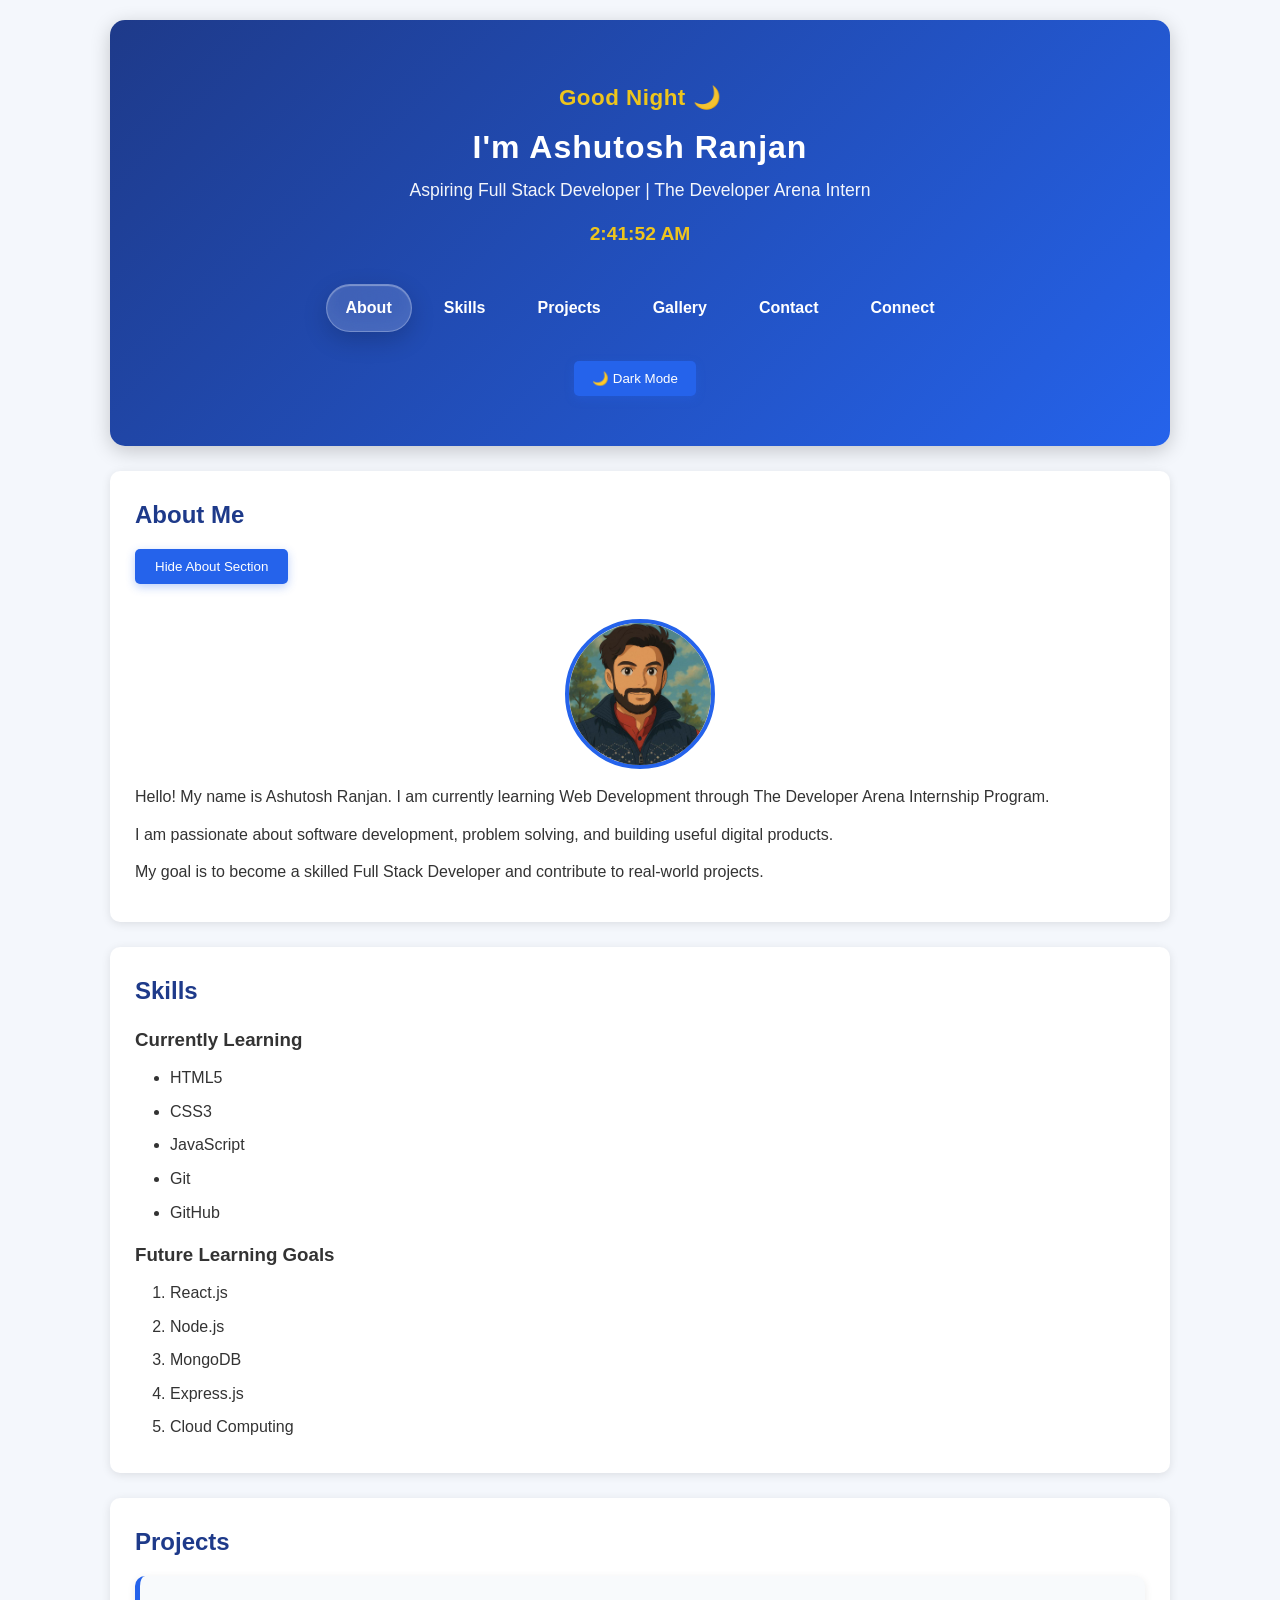
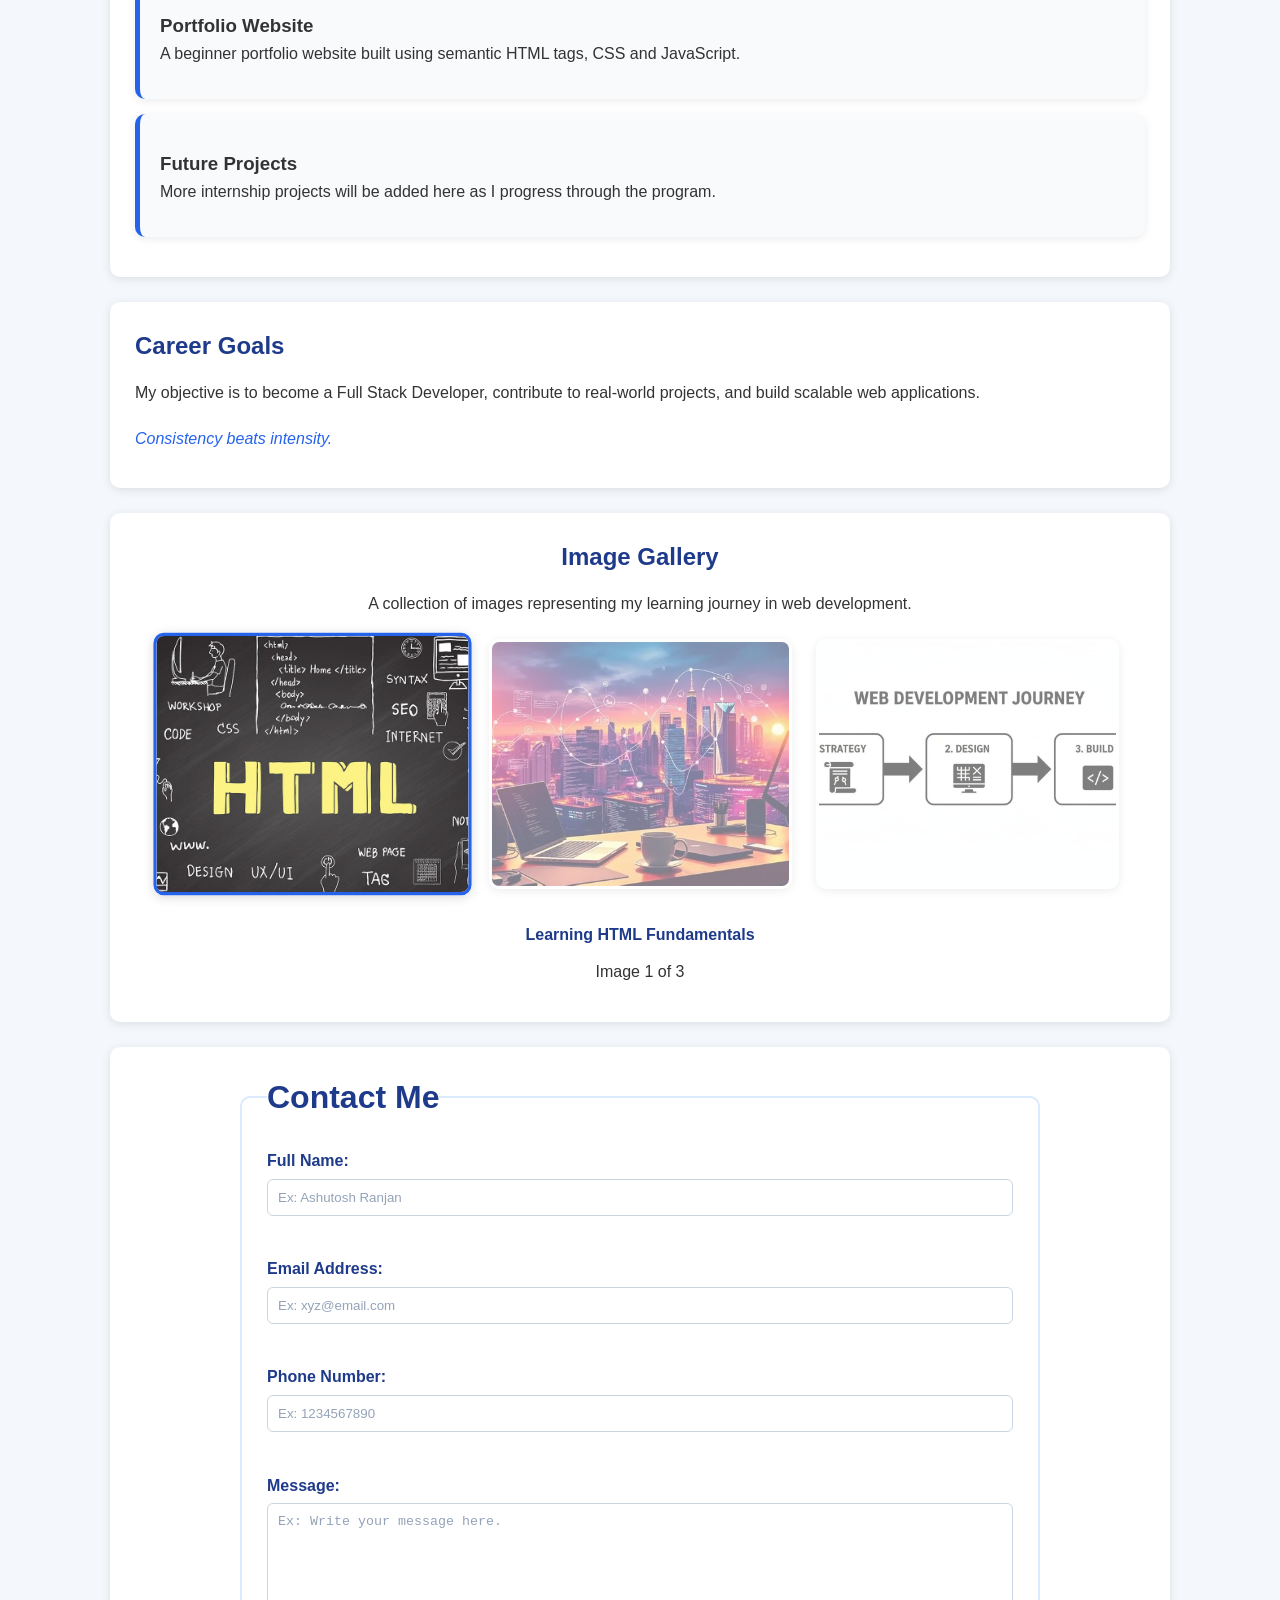
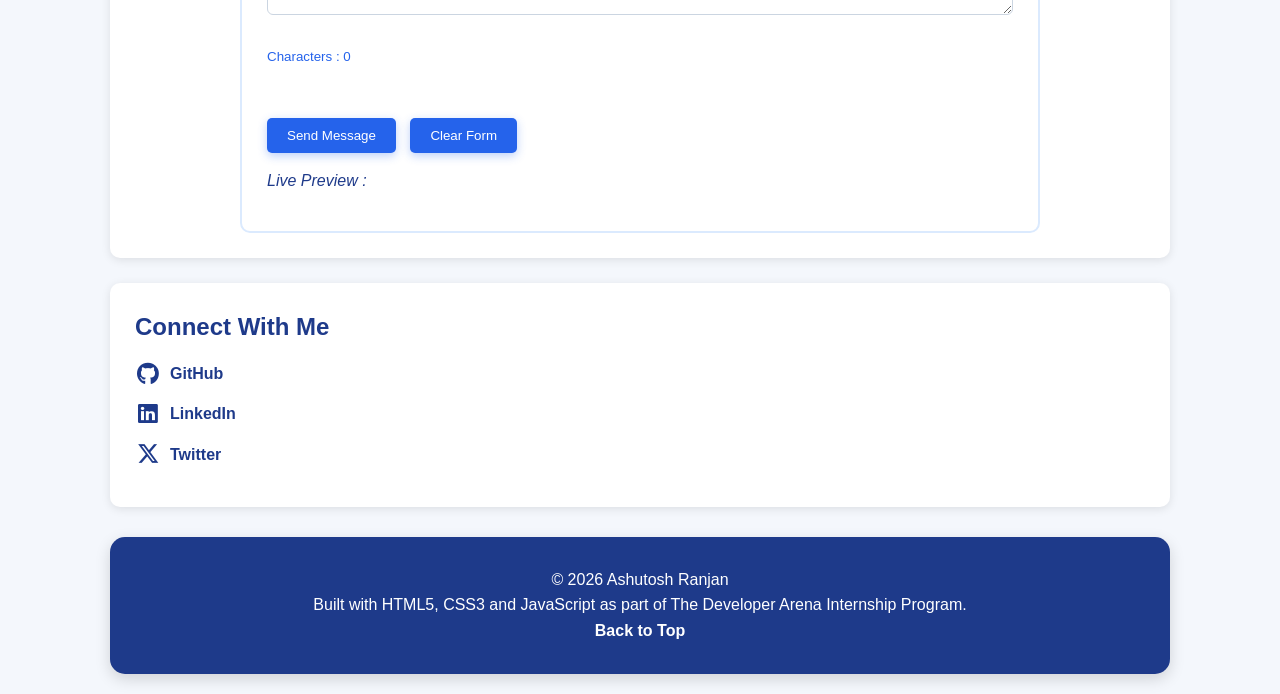
<file: Week-01-HTML/index.html>
<!DOCTYPE html>
<html lang="en">

<head>
    <meta charset="UTF-8">
    <meta name="viewport" content="width=device-width, initial-scale=1.0">
    <meta name="description" content="Ashutosh Ranjan Portfolio - Web Developer Intern project built using HTML and CSS">
    <meta name="keywords" content="HTML, CSS, JavaScript, Portfolio, Web Development, Developer">
    <meta name="author" content="Ashutosh Ranjan">

    <title>Ashutosh Ranjan | Portfolio</title>

    <meta
    name="description"
    content="Personal Portfolio Website of Ashutosh Ranjan built using HTML, CSS and JavaScript.">

    <link rel="icon" type="image/png" href="images/profile.jpg">

    <link rel="stylesheet"
    href="https://cdnjs.cloudflare.com/ajax/libs/font-awesome/6.5.1/css/all.min.css">

    <link rel="stylesheet" href="../Week-02-CSS/style.css">

</head>

<body id="top">

    <a href="#main" class="visually-hidden">Skip to content</a>

    <!-- Header Section -->
    <header class="hero">

        <p id="greeting"></p>

        <h1 id="heroTitle">I'm Ashutosh Ranjan</h1>

        <p>
            Aspiring Full Stack Developer | The Developer Arena Intern
        </p>

        <p id="live-clock"></p>

        <nav class="navbar" id="navbar">
            <span class="nav-liquid"></span>
                <a href="#about">About</a>
                <a href="#skills">Skills</a>
                <a href="#projects">Projects</a>
                <a href="#gallery">Gallery</a>
                <a href="#contact">Contact</a>
                <a href="#connect">Connect</a>
        </nav>

        

    </header>

    <!-- Main Content -->
    <main id="main">

        <h2 class="visually-hidden">
            Portfolio Main Content
        </h2>

        <!-- About Section -->
        <section id="about" class="card">

            <h2>About Me</h2>

            <img
                src="images/profile.jpg"
                alt="Profile picture of Ashutosh Ranjan"> 

            <p>
                Hello! My name is Ashutosh Ranjan.
                I am currently learning Web Development through
                The Developer Arena Internship Program.
            </p>

            <p>
                I am passionate about software development,
                problem solving, and building useful digital products.
            </p>

            <p>
                My goal is to become a skilled Full Stack Developer
                and contribute to real-world projects.
            </p>

        </section>

        

        <!-- Skills Section -->
        <section id="skills" class="card">

            <h2>Skills</h2>

            <h3>Currently Learning</h3>

            <ul>
                <li>HTML5</li>
                <li>CSS3</li>
                <li>JavaScript</li>
                <li>Git</li>
                <li>GitHub</li>
            </ul>

            <h3>Future Learning Goals</h3>

            <ol>
                <li>React.js</li>
                <li>Node.js</li>
                <li>MongoDB</li>
                <li>Express.js</li>
                <li>Cloud Computing</li>
            </ol>

        </section>

        

        <!-- Projects Section -->
        <section id="projects" class="card">

            <h2>Projects</h2>

            <article class="project-item">

                <h3>Portfolio Website</h3>

                <p>
                    A beginner portfolio website built using
                    semantic HTML tags, CSS and JavaScript.
                </p>

            </article>

            <article class="project-item">

                <h3>Future Projects</h3>

                <p>
                    More internship projects will be added here
                    as I progress through the program.
                </p>

            </article>

        </section>

        <!-- Career Goals -->
        <section id="goals" class="card">

            <h2>
                Career Goals
            </h2>

                <p>
                    My objective is to become a Full Stack Developer,
                    contribute to real-world projects,
                    and build scalable web applications.
                </p>

                <p id="developer-quote"></p>

        </section>

        

        <!-- Gallery Section -->
        <section id="gallery" class="card">

            <h2>Image Gallery</h2>

            <p>
                A collection of images representing my learning journey
                in web development.
            </p>

            <img
                class="gallery-image"
                src="images/gallery1.jpg"
                alt="Learning HTML">

            

            <img
                class="gallery-image"
                src="images/gallery2.jpg"
                alt="Coding workspace">

            

            <img
                class="gallery-image"
                src="images/gallery3.jpg"
                alt="Web development journey">

        </section>

        

        <!-- Contact Section -->
        <section id="contact" class="card">

            <form id="contactForm" action="#">
              <fieldset>
                <legend>Contact Me</legend>

                <label for="name">
                    Full Name:
                </label>

                <br>

                <input
                    type="text"
                    id="name"
                    name="name"
                    required 
                    placeholder="Ex: Ashutosh Ranjan">

                <br><br>

                <label for="email">
                    Email Address:
                </label>

                <br>

                <input
                    type="email"
                    id="email"
                    name="email"
                    required
                    placeholder="Ex: xyz@email.com">

                <br><br>

                <label for="phone">
                    Phone Number:
                </label>

                <br>

                <input
                    type="tel"
                    id="phone"
                    name="phone"
                    pattern="[0-9]{10}"
                    maxlength="10"
                    placeholder="Ex: 1234567890">

                <br><br>

                <label for="message">
                    Message:
                </label>

                <br>

                <textarea
                    placeholder="Ex: Write your message here."
                    id="message"
                    name="message"
                    rows="6"
                    cols="40"
                    required></textarea>

                <br><br>

                <button type="submit" id="submitBtn">
                    Send Message
                </button>

                <button type="reset">
                    Clear Form
                </button>

              </fieldset>
            </form>

        </section>

        

        <!-- External Links -->
        <section id="connect" class="card">

            <h2>Connect With Me</h2>

                <ul class="social-links">

                    <li>
                        <a href="https://github.com/AsuRanjan"
                        target="_blank"
                        rel="noopener noreferrer">

                            <i class="fab fa-github"></i>
                                GitHub
                            

                        </a>
                    </li>

                    <li>
                        <a href="https://www.linkedin.com/in/ashutosh-ranjan-83989b259"
                        target="_blank"
                        rel="noopener noreferrer">

                            <i class="fab fa-linkedin"></i>
                                LinkedIn

                        </a>
                    </li>

                    <li>
                        <a href="https://x.com/asu840"
                        target="_blank"
                        rel="noopener noreferrer">

                            <i class="fab fa-x-twitter"></i>
                                 Twitter

                        </a>
                    </li>

                </ul>

        </section>

    </main>

    

    <!-- Footer -->
    <footer class="footer" id="footer">

        <p>
            © 2026 Ashutosh Ranjan
        </p>

        <p>
            Built with HTML5 and CSS3 as part of The Developer Arena Internship Program.
        </p>

        <a href="#top">
            Back to Top
        </a>

    </footer>

    <script src="../Week-03-JavaScript/script.js"></script>

</body>

</html>
</file>
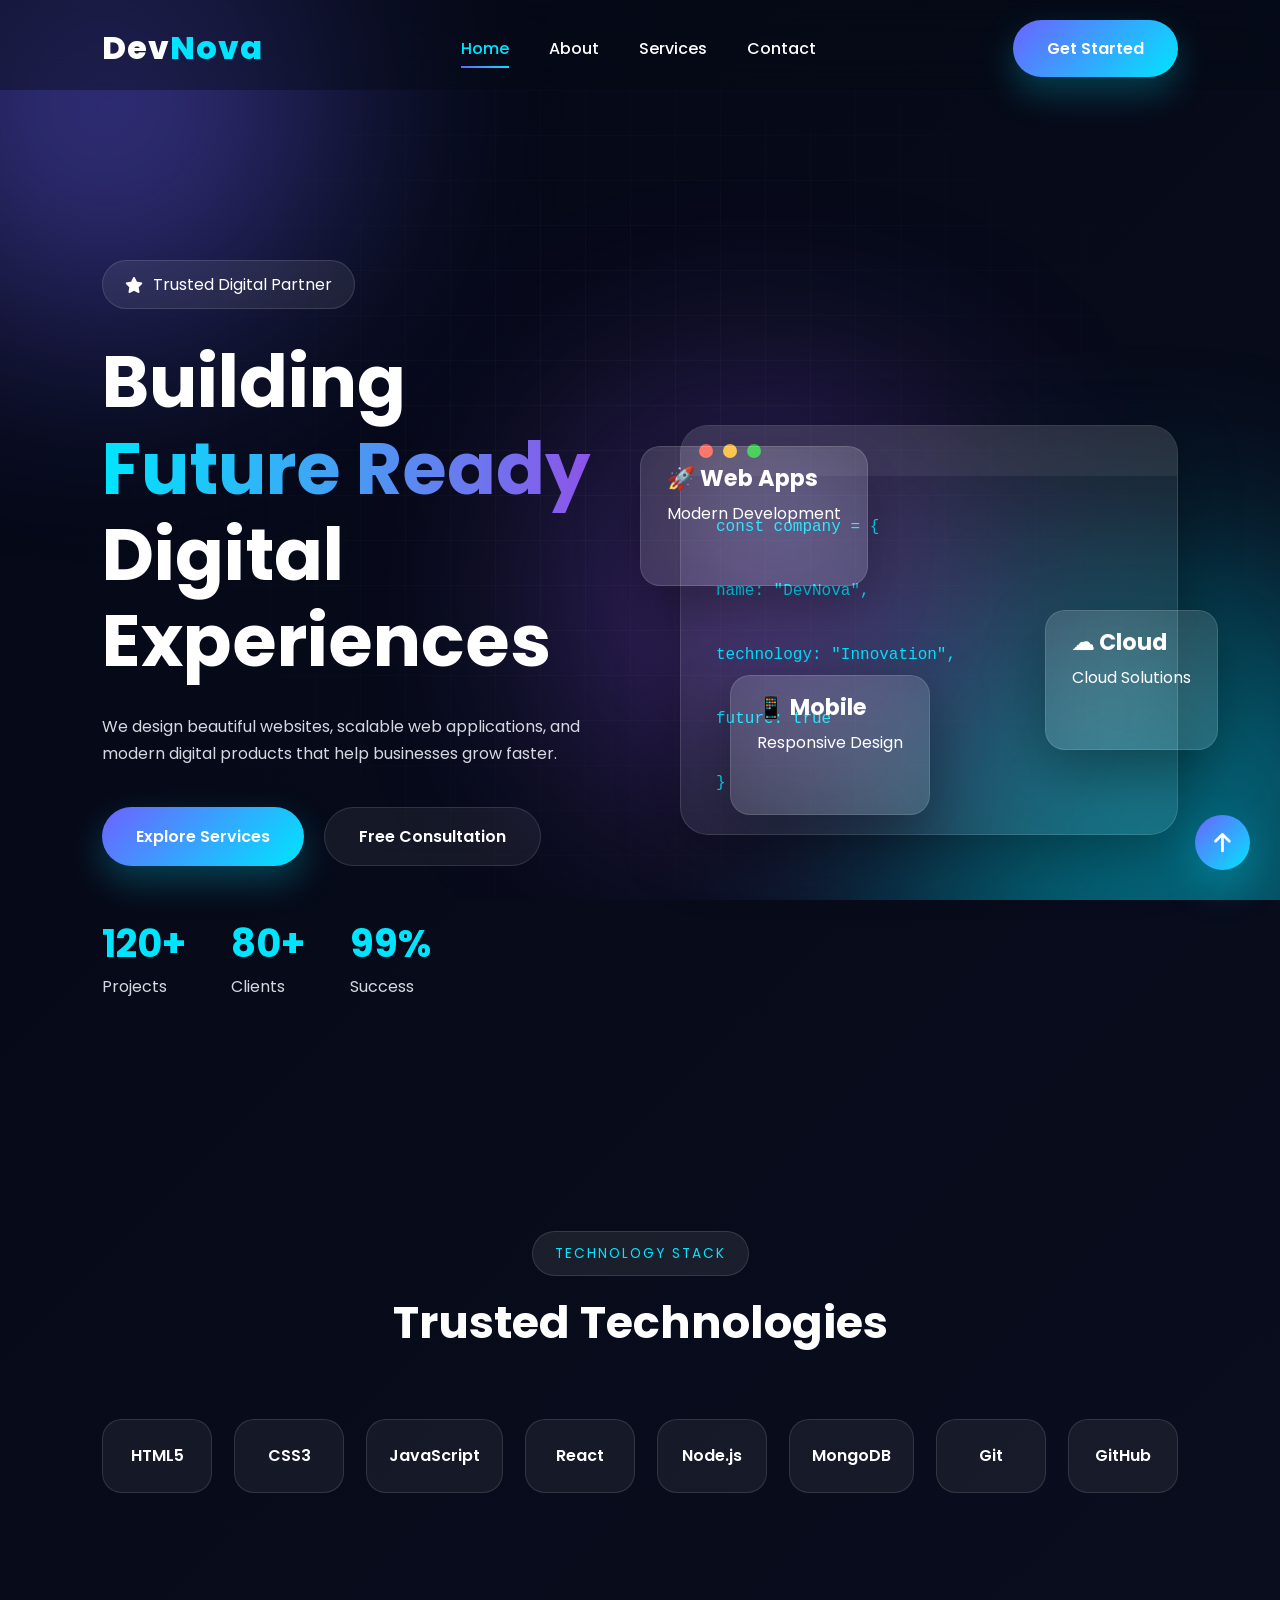
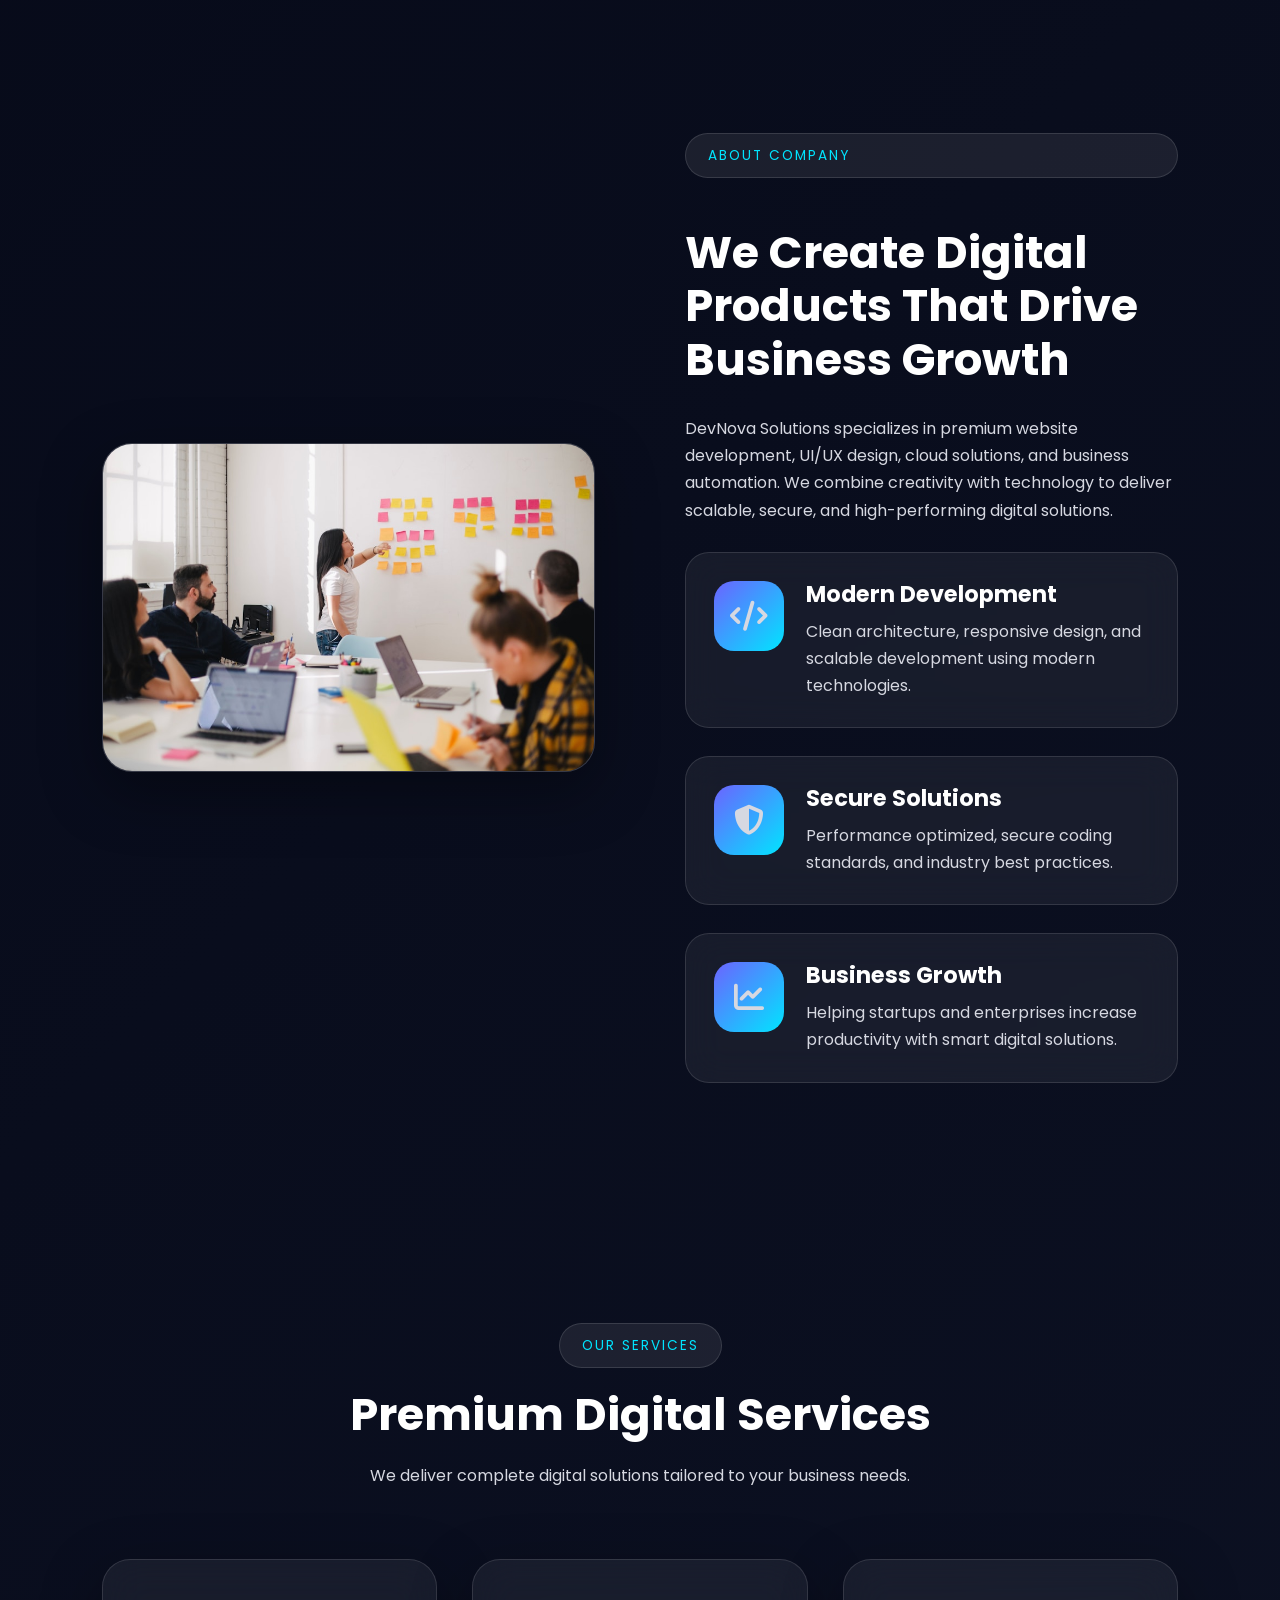
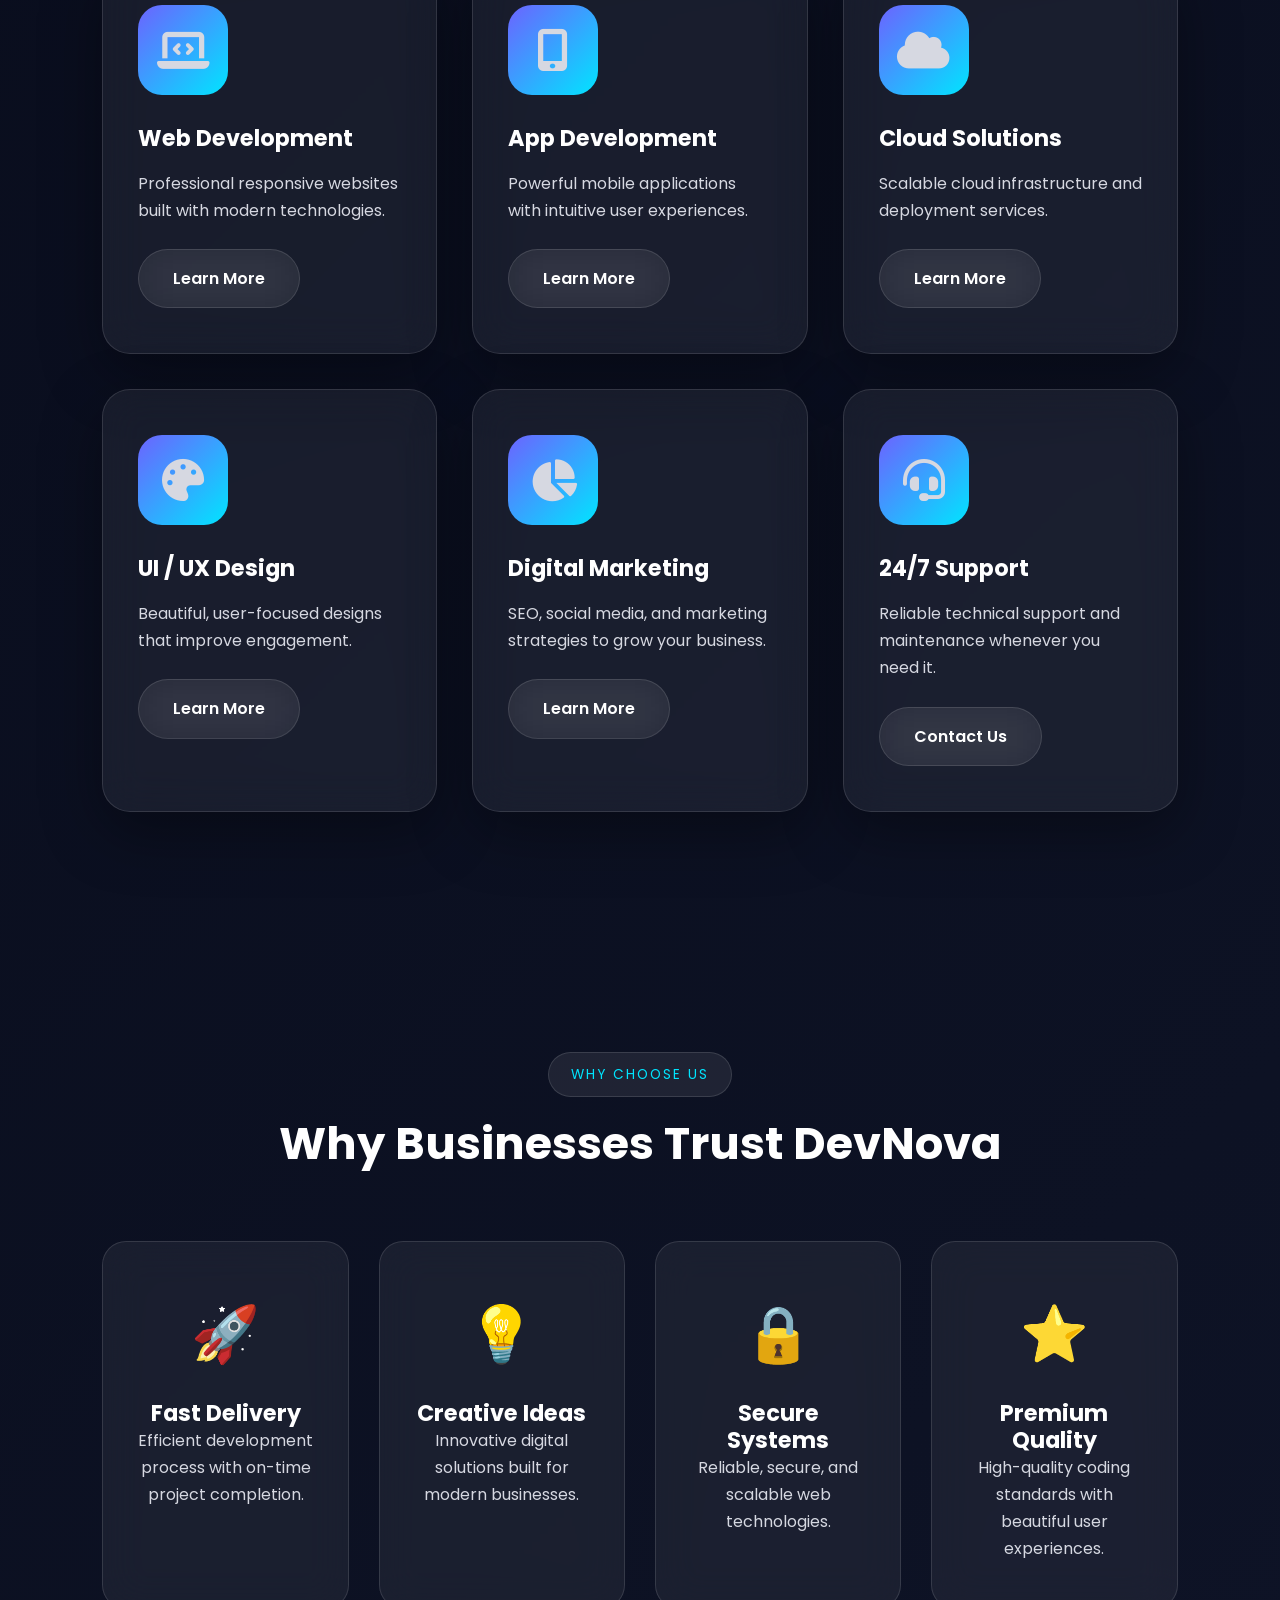
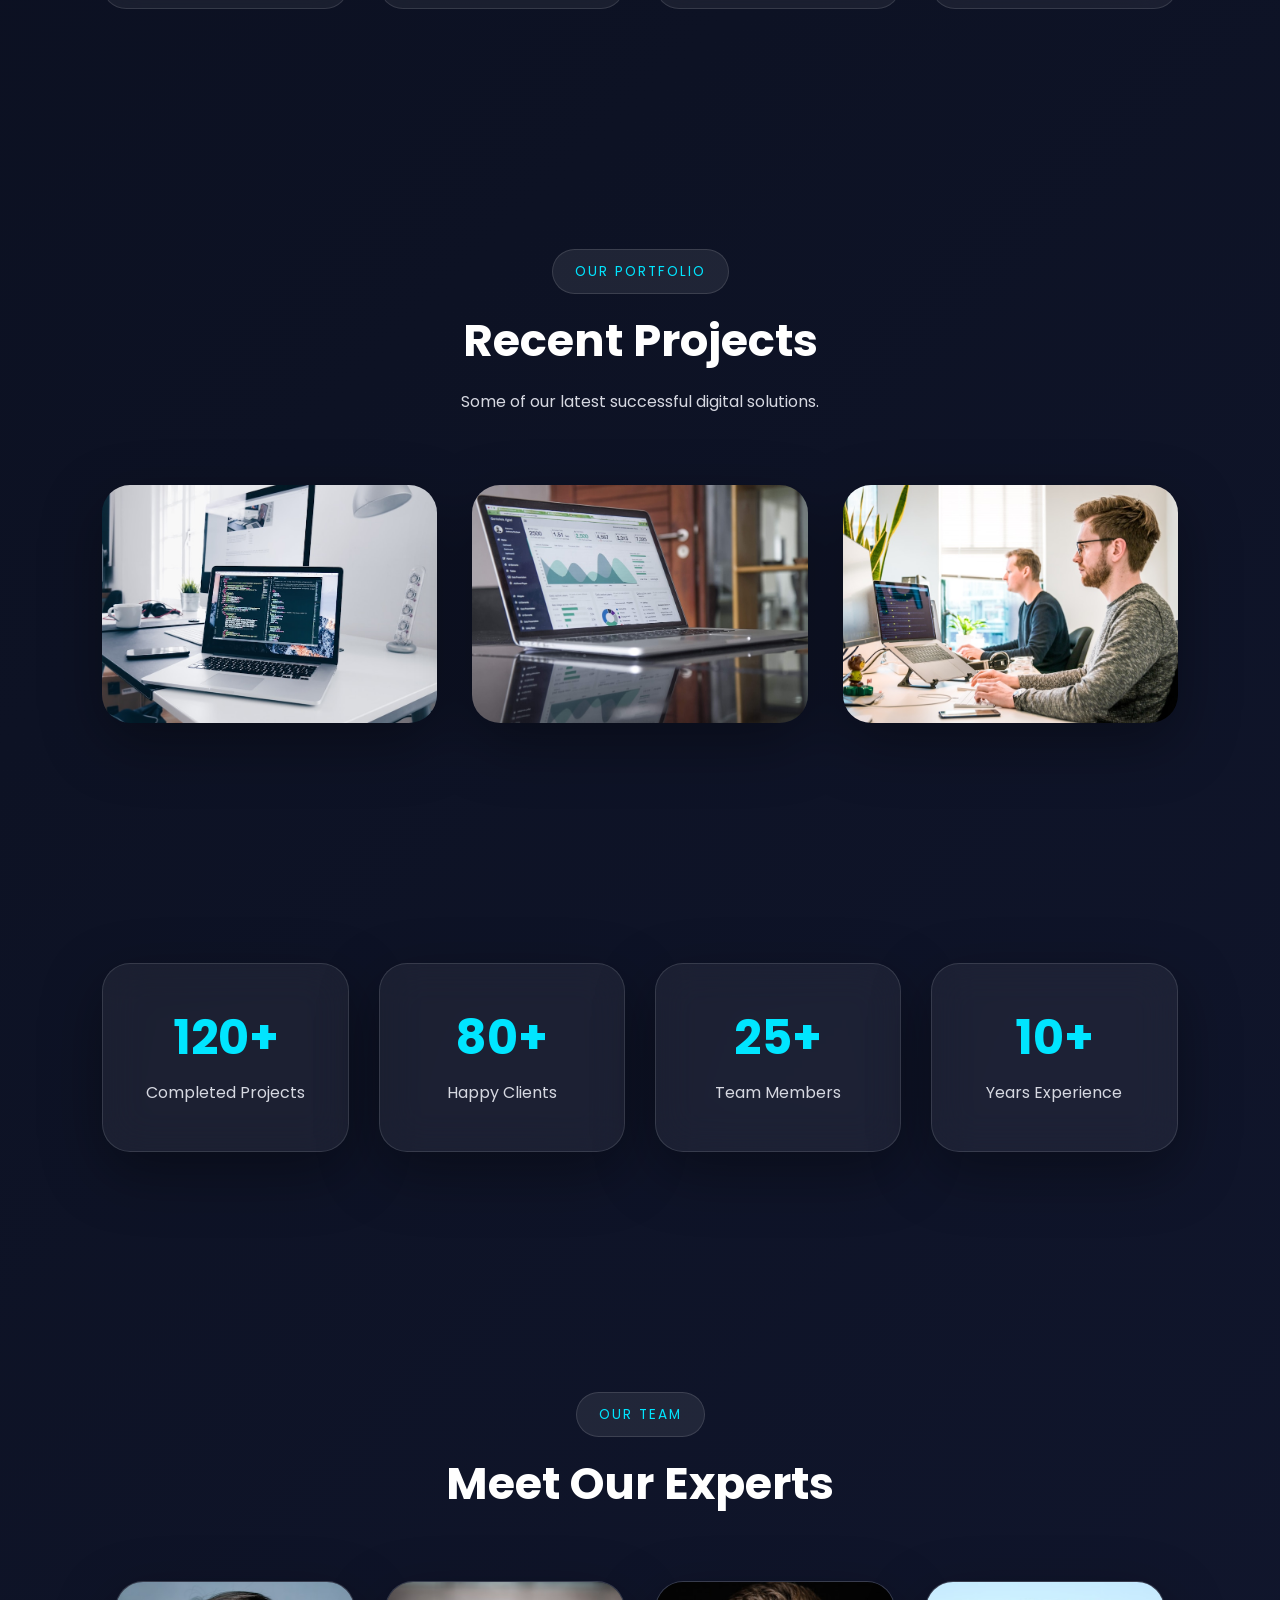
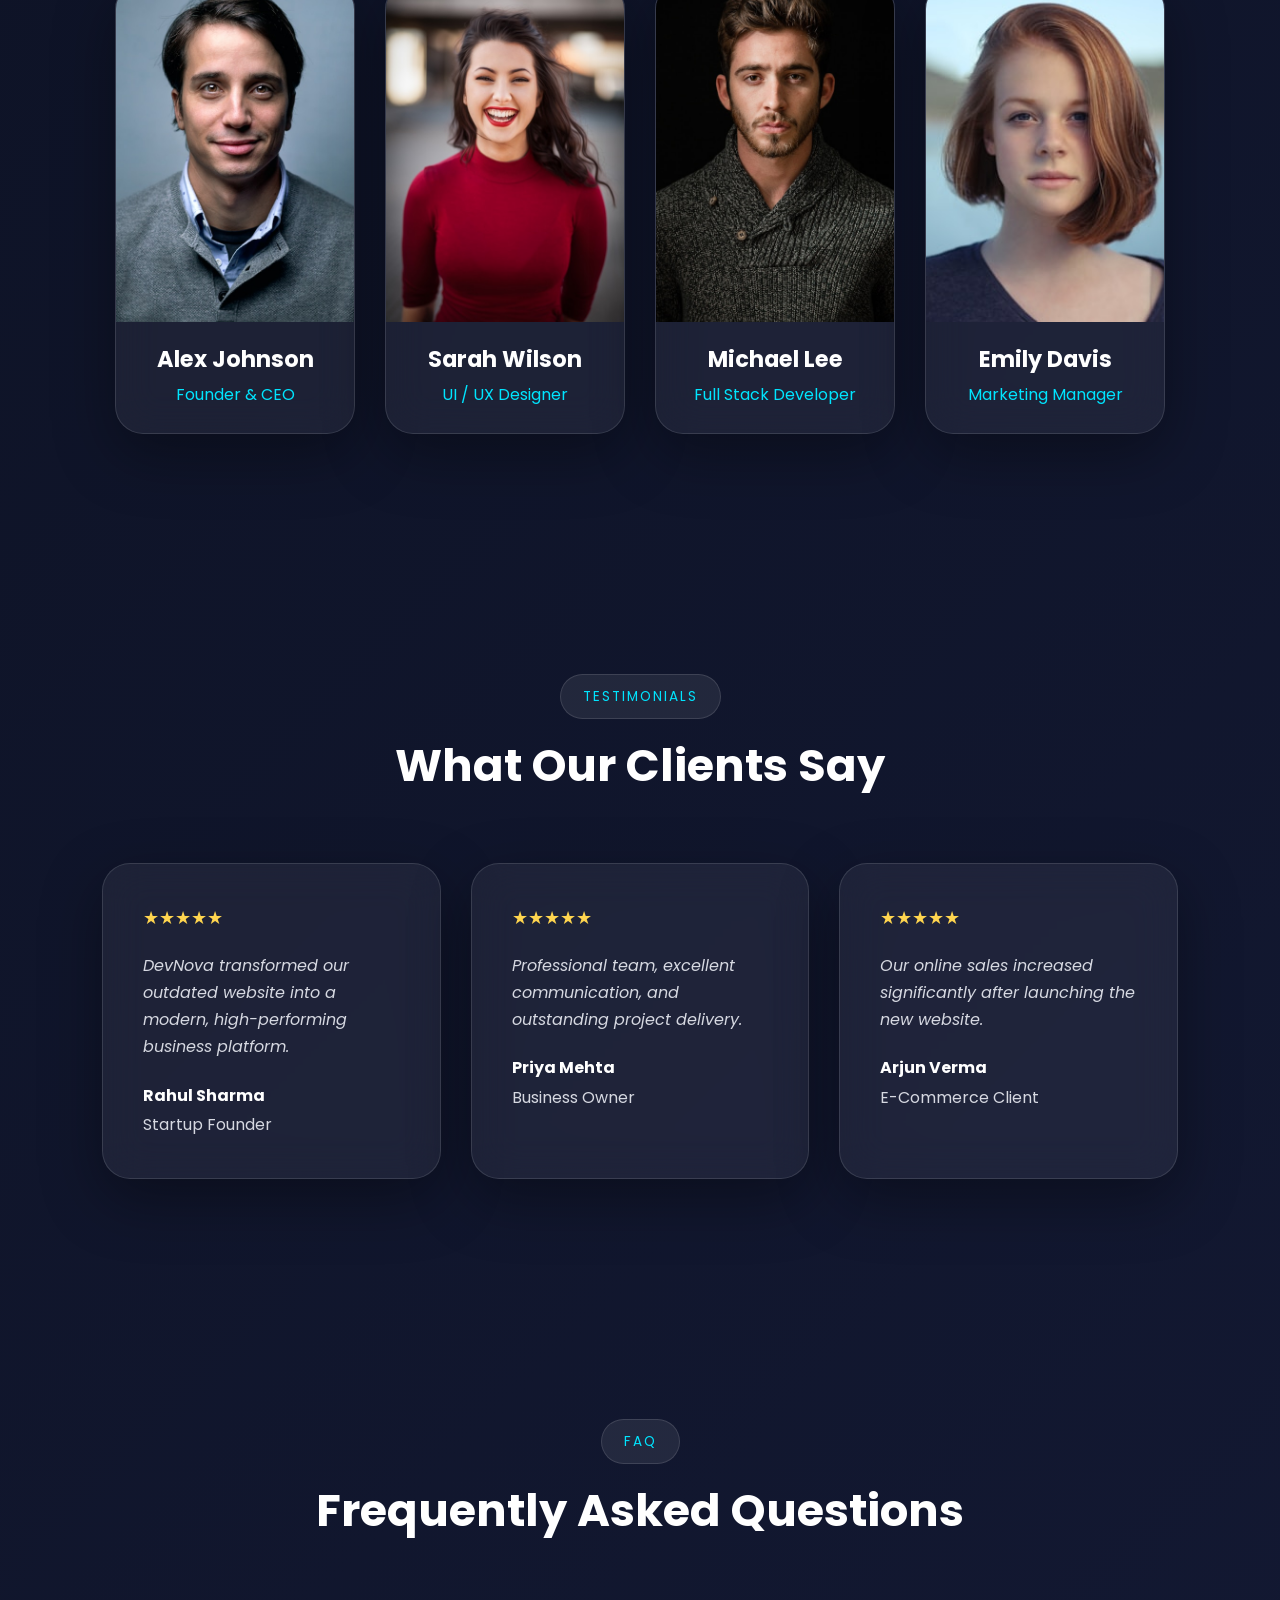
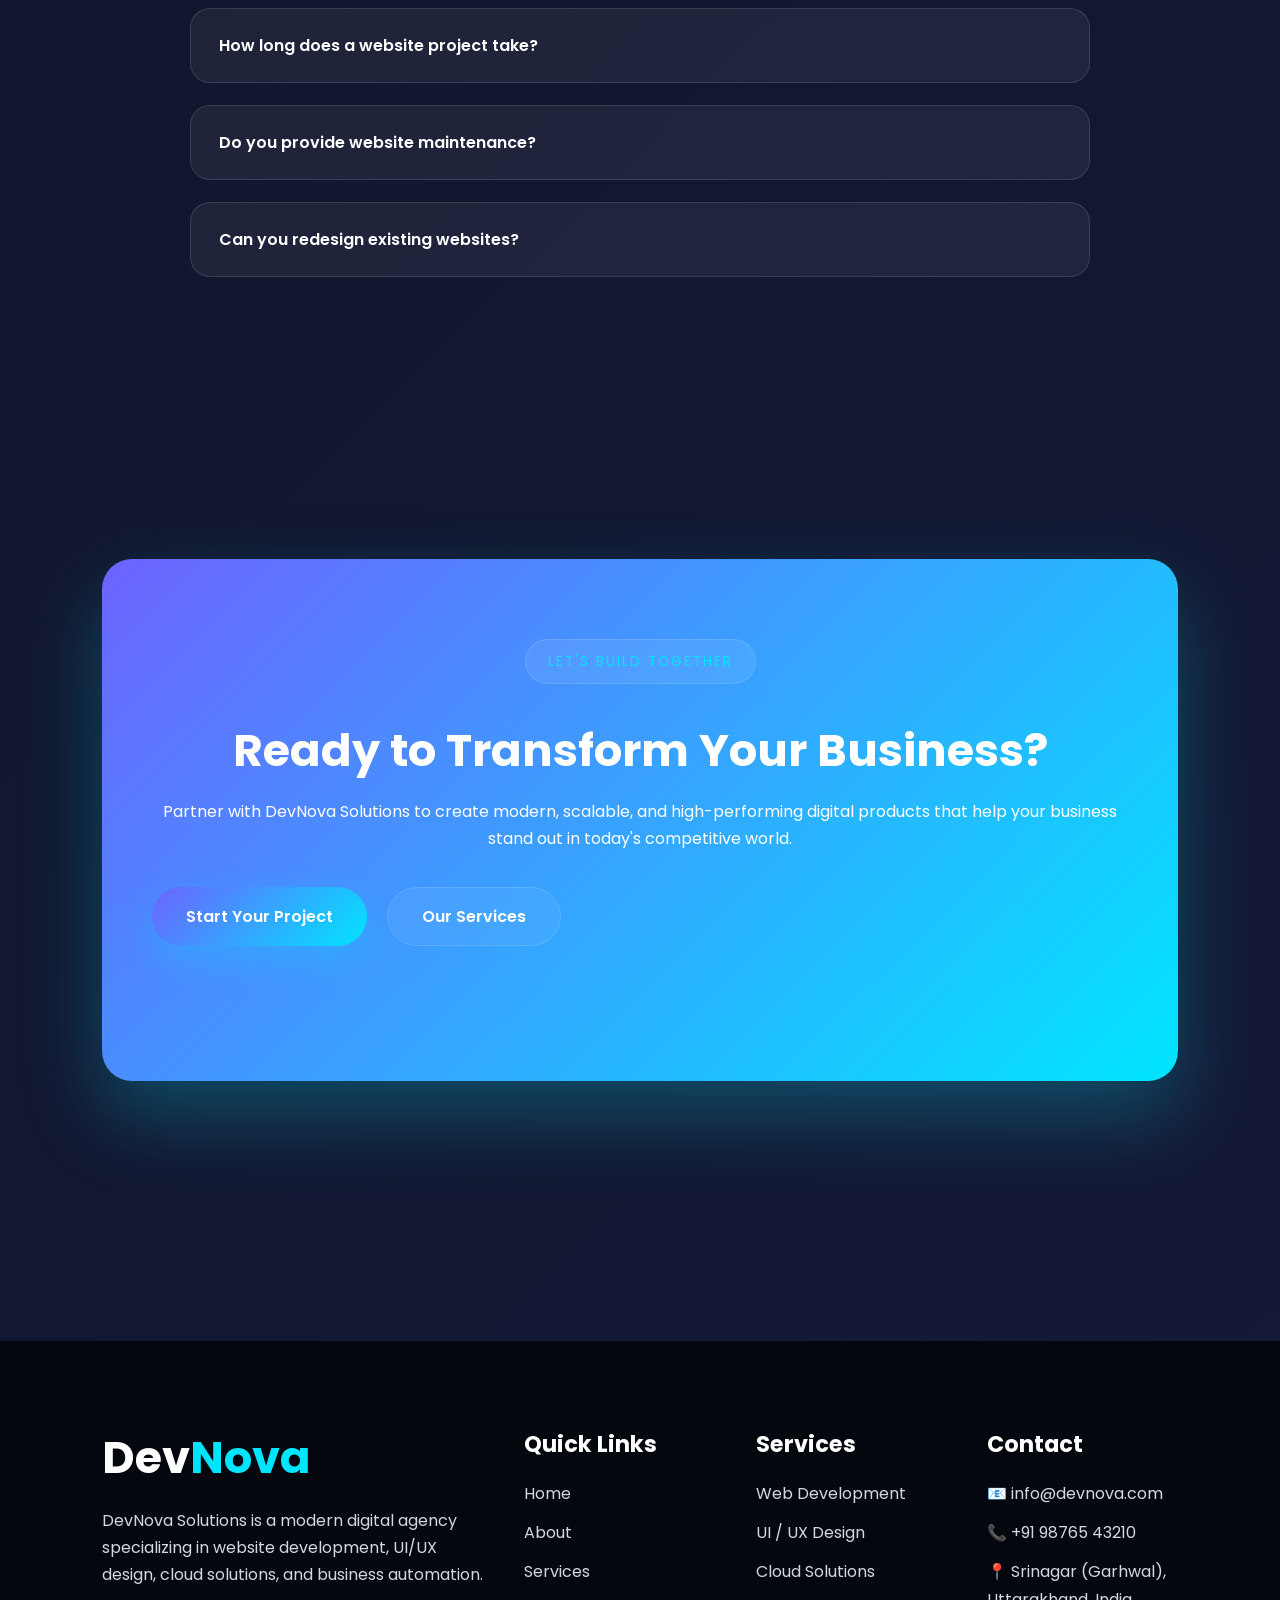
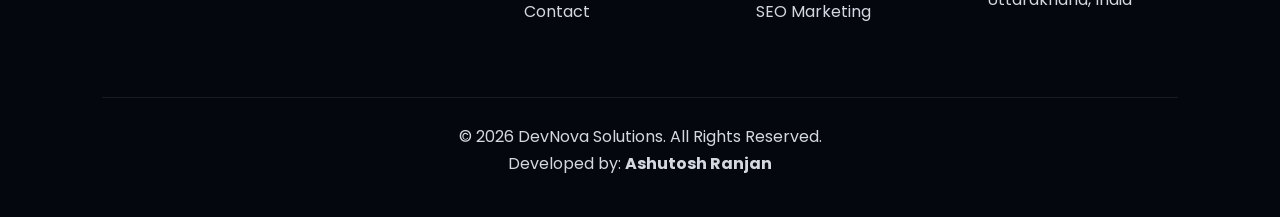
<file: Week-04-WebDevelopment/index.html>
<!DOCTYPE html>
<html lang="en">

<head>

<meta charset="UTF-8">

<meta name="viewport" content="width=device-width, initial-scale=1.0">

<title>DevNova Solutions | Digital Innovation</title>

<meta name="description" content="Premium Web Development Company">

<link rel="preconnect" href="https://fonts.googleapis.com">

<link rel="preconnect" href="https://fonts.gstatic.com" crossorigin>

<link href="https://fonts.googleapis.com/css2?family=Poppins:wght@300;400;500;600;700;800&display=swap" rel="stylesheet">

<link rel="stylesheet" href="https://cdnjs.cloudflare.com/ajax/libs/font-awesome/6.6.0/css/all.min.css">

<link rel="stylesheet" href="css/style.css">

<link rel="icon" type="image/svg+xml" href="assets/favicon.svg">

</head>

<body>

<div class="loader">
    <div class="loader-ring"></div>
</div>

<div class="progress-bar"></div>

<div class="background">

    <div class="blob blob1"></div>

    <div class="blob blob2"></div>

    <div class="blob blob3"></div>

    <div class="grid"></div>

</div>

<header>

<nav class="navbar">

<a href="index.html" class="logo">

Dev<span>Nova</span>

</a>

<ul class="nav-links">

<li><a href="index.html" class="active">Home</a></li>

<li><a href="about.html">About</a></li>

<li><a href="services.html">Services</a></li>

<li><a href="contact.html">Contact</a></li>

</ul>

<div class="nav-buttons">

<a href="contact.html" class="btn-primary">

Get Started

</a>

<div class="menu-toggle">

<span></span>

<span></span>

<span></span>

</div>

</div>

</nav>

</header>

<section class="hero">

<div class="hero-container">

<div class="hero-left">

<div class="hero-badge">

<i class="fas fa-star"></i>

Trusted Digital Partner

</div>

<h1>

Building

<span>Future Ready</span>

Digital Experiences

</h1>

<p>

We design beautiful websites, scalable web applications, and modern digital products that help businesses grow faster.

</p>

<div class="hero-buttons">

<a href="services.html" class="btn-primary">

Explore Services

</a>

<a href="contact.html" class="btn-secondary">

Free Consultation

</a>

</div>

<div class="hero-stats">

<div>

<h2>120+</h2>

<p>Projects</p>

</div>

<div>

<h2>80+</h2>

<p>Clients</p>

</div>

<div>

<h2>99%</h2>

<p>Success</p>

</div>

</div>

</div>

<div class="hero-right">

<div class="glass-window">

<div class="window-top">

<span></span>

<span></span>

<span></span>

</div>

<pre>
const company = {

name: "DevNova",

technology: "Innovation",

future: true

}
</pre>

</div>

<div class="floating-card card-one">

<h3>🚀 Web Apps</h3>

<p>Modern Development</p>

</div>

<div class="floating-card card-two">

<h3>☁ Cloud</h3>

<p>Cloud Solutions</p>

</div>

<div class="floating-card card-three">

<h3>📱 Mobile</h3>

<p>Responsive Design</p>

</div>

</div>

</div>

</section>

<section class="brands">

<div class="container">

<div class="section-title">

<span class="section-tag">

Technology Stack

</span>

<h2>

Trusted Technologies

</h2>

</div>

<div class="brand-slider">

<div>HTML5</div>

<div>CSS3</div>

<div>JavaScript</div>

<div>React</div>

<div>Node.js</div>

<div>MongoDB</div>

<div>Git</div>

<div>GitHub</div>

</div>

</div>

</section>

<section class="about">

<div class="about-container">

<div class="about-image">

<div class="image-card">

<img src="images/about/about-company.jpg" alt="About DevNova">

</div>

</div>

<div class="about-content">

<div class="section-tag">

About Company

</div>

<h2>

We Create Digital Products That Drive Business Growth

</h2>

<p>

DevNova Solutions specializes in premium website development, UI/UX design, cloud solutions, and business automation. We combine creativity with technology to deliver scalable, secure, and high-performing digital solutions.

</p>

<div class="feature-box">

<div class="feature-icon">

<i class="fas fa-code"></i>

</div>

<div>

<h3>Modern Development</h3>

<p>

Clean architecture, responsive design, and scalable development using modern technologies.

</p>

</div>

</div>

<div class="feature-box">

<div class="feature-icon">

<i class="fas fa-shield-alt"></i>

</div>

<div>

<h3>Secure Solutions</h3>

<p>

Performance optimized, secure coding standards, and industry best practices.

</p>

</div>

</div>

<div class="feature-box">

<div class="feature-icon">

<i class="fas fa-chart-line"></i>

</div>

<div>

<h3>Business Growth</h3>

<p>

Helping startups and enterprises increase productivity with smart digital solutions.

</p>

</div>

</div>

</div>

</div>

</section>

<section class="services">

<div class="container">

<div class="section-title">

<span class="section-tag">

Our Services

</span>

<h2>

Premium Digital Services

</h2>

<p>

We deliver complete digital solutions tailored to your business needs.

</p>

</div>

<div class="services-grid">

<div class="service-card">

<div class="service-icon">

<i class="fas fa-laptop-code"></i>

</div>

<h3>Web Development</h3>

<p>

Professional responsive websites built with modern technologies.

</p>

<a href="services.html" class="btn-secondary">

Learn More

</a>

</div>

<div class="service-card">

<div class="service-icon">

<i class="fas fa-mobile-alt"></i>

</div>

<h3>App Development</h3>

<p>

Powerful mobile applications with intuitive user experiences.

</p>

<a href="services.html" class="btn-secondary">

Learn More

</a>

</div>

<div class="service-card">

<div class="service-icon">

<i class="fas fa-cloud"></i>

</div>

<h3>Cloud Solutions</h3>

<p>

Scalable cloud infrastructure and deployment services.

</p>

<a href="services.html" class="btn-secondary">

Learn More

</a>

</div>

<div class="service-card">

<div class="service-icon">

<i class="fas fa-palette"></i>

</div>

<h3>UI / UX Design</h3>

<p>

Beautiful, user-focused designs that improve engagement.

</p>

<a href="services.html" class="btn-secondary">

Learn More

</a>

</div>

<div class="service-card">

<div class="service-icon">

<i class="fas fa-chart-pie"></i>

</div>

<h3>Digital Marketing</h3>

<p>

SEO, social media, and marketing strategies to grow your business.

</p>

<a href="services.html" class="btn-secondary">

Learn More

</a>

</div>

<div class="service-card">

<div class="service-icon">

<i class="fas fa-headset"></i>

</div>

<h3>24/7 Support</h3>

<p>

Reliable technical support and maintenance whenever you need it.

</p>

<a href="contact.html" class="btn-secondary">

Contact Us

</a>

</div>

</div>

</div>

</section>

<section class="why-us">

<div class="container">

<div class="section-title">

<span class="section-tag">

Why Choose Us

</span>

<h2>

Why Businesses Trust DevNova

</h2>

</div>

<div class="why-grid">

<div class="why-card">

🚀

<h3>Fast Delivery</h3>

<p>

Efficient development process with on-time project completion.

</p>

</div>

<div class="why-card">

💡

<h3>Creative Ideas</h3>

<p>

Innovative digital solutions built for modern businesses.

</p>

</div>

<div class="why-card">

🔒

<h3>Secure Systems</h3>

<p>

Reliable, secure, and scalable web technologies.

</p>

</div>

<div class="why-card">

⭐

<h3>Premium Quality</h3>

<p>

High-quality coding standards with beautiful user experiences.

</p>

</div>

</div>

</div>

</section>

<section class="portfolio">

<div class="container">

<div class="section-title">

<span class="section-tag">

Our Portfolio

</span>

<h2>

Recent Projects

</h2>

<p>

Some of our latest successful digital solutions.

</p>

</div>

<div class="portfolio-grid">

<div class="portfolio-card">

<img src="images/gallery/project-1.jpg" alt="Project 1">

<div class="portfolio-overlay">

<h3>Business Website</h3>

<p>Modern Corporate Solution</p>

</div>

</div>

<div class="portfolio-card">

<img src="images/gallery/project-2.jpg" alt="Project 2">

<div class="portfolio-overlay">

<h3>E-Commerce Platform</h3>

<p>Online Shopping Experience</p>

</div>

</div>

<div class="portfolio-card">

<img src="images/gallery/project-3.jpg" alt="Project 3">

<div class="portfolio-overlay">

<h3>Mobile Dashboard</h3>

<p>Analytics & Reporting</p>

</div>

</div>

</div>

</div>

</section>

<section class="stats">

<div class="container">

<div class="stats-grid">

<div class="stat-card">

<h2>120+</h2>

<p>Completed Projects</p>

</div>

<div class="stat-card">

<h2>80+</h2>

<p>Happy Clients</p>

</div>

<div class="stat-card">

<h2>25+</h2>

<p>Team Members</p>

</div>

<div class="stat-card">

<h2>10+</h2>

<p>Years Experience</p>

</div>

</div>

</div>

</section>

<section class="team">

<div class="container">

<div class="section-title">

<span class="section-tag">

Our Team

</span>

<h2>

Meet Our Experts

</h2>

</div>

<div class="team-grid">

<div class="team-card">

<img src="images/team/member-1.jpg" alt="CEO">

<h3>Alex Johnson</h3>

<span>Founder & CEO</span>

</div>

<div class="team-card">

<img src="images/team/member-2.jpg" alt="Designer">

<h3>Sarah Wilson</h3>

<span>UI / UX Designer</span>

</div>

<div class="team-card">

<img src="images/team/member-3.jpg" alt="Developer">

<h3>Michael Lee</h3>

<span>Full Stack Developer</span>

</div>

<div class="team-card">

<img src="images/team/member-4.jpg" alt="Marketing">

<h3>Emily Davis</h3>

<span>Marketing Manager</span>

</div>

</div>

</div>

</section>

<section class="testimonials">

<div class="container">

<div class="section-title">

<span class="section-tag">

Testimonials

</span>

<h2>

What Our Clients Say

</h2>

</div>

<div class="testimonial-grid">

<div class="testimonial-card">

<p>

DevNova transformed our outdated website into a modern, high-performing business platform.

</p>

<h4>Rahul Sharma</h4>

<span>Startup Founder</span>

</div>

<div class="testimonial-card">

<p>

Professional team, excellent communication, and outstanding project delivery.

</p>

<h4>Priya Mehta</h4>

<span>Business Owner</span>

</div>

<div class="testimonial-card">

<p>

Our online sales increased significantly after launching the new website.

</p>

<h4>Arjun Verma</h4>

<span>E-Commerce Client</span>

</div>

</div>

</div>

</section>

<section class="faq">

<div class="container">

<div class="section-title">

<span class="section-tag">

FAQ

</span>

<h2>

Frequently Asked Questions

</h2>

</div>

<div class="faq-container">

<div class="faq-item">

<button class="faq-question">

How long does a website project take?

</button>

<div class="faq-answer">

<p>

Most business websites are completed within 2–6 weeks depending on the project scope.

</p>

</div>

</div>

<div class="faq-item">

<button class="faq-question">

Do you provide website maintenance?

</button>

<div class="faq-answer">

<p>

Yes. We offer maintenance, updates, backups, and technical support.

</p>

</div>

</div>

<div class="faq-item">

<button class="faq-question">

Can you redesign existing websites?

</button>

<div class="faq-answer">

<p>

Absolutely. We modernize outdated websites with better design, speed, and responsiveness.

</p>

</div>

</div>

</div>

</div>

</section>

<section class="cta">

<div class="cta-content">

<span class="section-tag">

Let's Build Together

</span>

<h2>

Ready to Transform Your Business?

</h2>

<p>

Partner with DevNova Solutions to create modern, scalable, and high-performing digital products that help your business stand out in today's competitive world.

</p>

<div class="hero-buttons">

<a href="contact.html" class="btn-primary">

Start Your Project

</a>

<a href="services.html" class="btn-secondary">

Our Services

</a>

</div>

</div>

</section>

<footer>

<div class="footer-container">

<div class="footer-column">

<h2>

Dev<span style="color:#00E5FF;">Nova</span>

</h2>

<p>

DevNova Solutions is a modern digital agency specializing in website development, UI/UX design, cloud solutions, and business automation.

</p>

</div>

<div class="footer-column">

<h3>

Quick Links

</h3>

<ul>

<li><a href="index.html">Home</a></li>

<li><a href="about.html">About</a></li>

<li><a href="services.html">Services</a></li>

<li><a href="contact.html">Contact</a></li>

</ul>

</div>

<div class="footer-column">

<h3>

Services

</h3>

<ul>

<li><a href="#">Web Development</a></li>

<li><a href="#">UI / UX Design</a></li>

<li><a href="#">Cloud Solutions</a></li>

<li><a href="#">SEO Marketing</a></li>

</ul>

</div>

<div class="footer-column">

<h3>

Contact

</h3>

<ul>

<li><a href="mailto:info@devnova.com">📧 info@devnova.com</a></li>

<li><a href="tel:+91 98765 43210">📞 +91 98765 43210</a></li>

<li>📍 Srinagar (Garhwal), Uttarakhand, India</li>

</ul>

</div>

</div>

<div class="footer-bottom">

<p>

© 2026 DevNova Solutions. All Rights Reserved. <br>
Developed by: <strong>Ashutosh Ranjan</strong>

</p>

</div>

</footer>

<button class="back-to-top">

<i class="fas fa-arrow-up"></i>

</button>

<script src="js/script.js"></script>

</body>

</html>
</file>
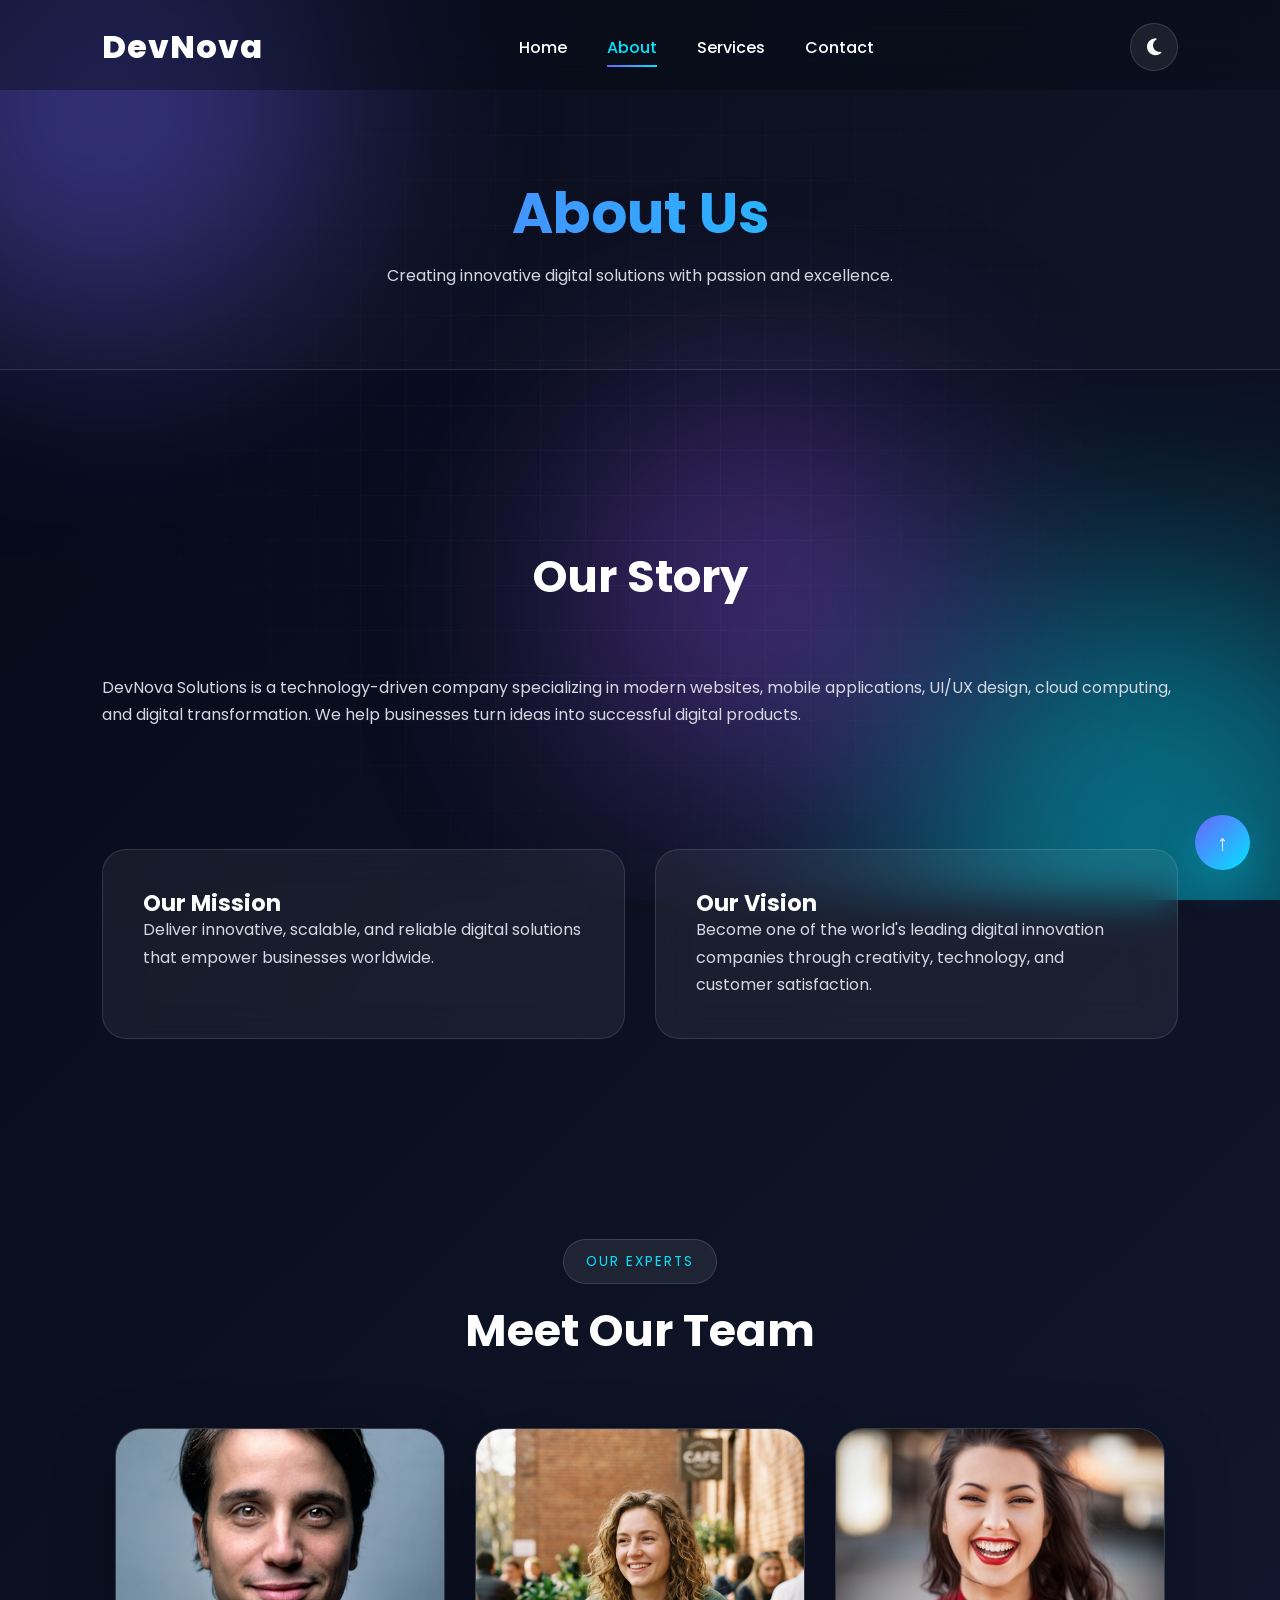
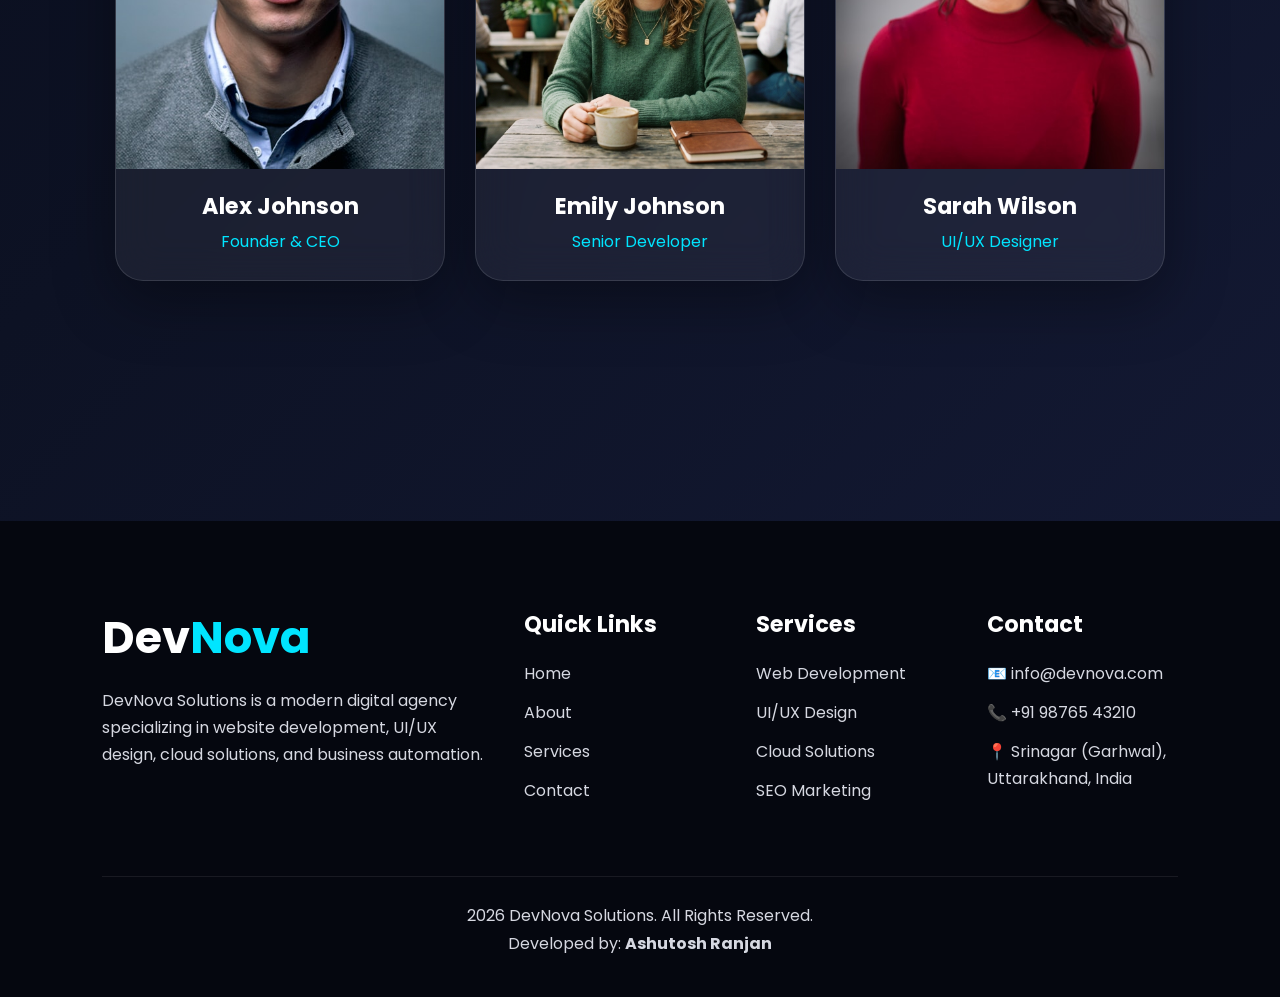
<file: Week-04-WebDevelopment/about.html>
<!DOCTYPE html>
<html lang="en">

<head>

    <meta charset="UTF-8">

    <meta name="viewport" content="width=device-width, initial-scale=1.0">

    <title>About | DevNova Solutions</title>

    <link rel="icon" type="image/svg+xml" href="assets/favicon.svg">
    
    <link rel="preconnect" href="https://fonts.googleapis.com">
    <link rel="preconnect" href="https://fonts.gstatic.com" crossorigin>
    <link rel="stylesheet" href="https://fonts.googleapis.com/css?family=Poppins:wght@300;400;500;600;700;800&display=swap">
    <link rel="stylesheet" href="https://cdnjs.cloudflare.com/ajax/libs/font-awesome/6.6.0/css/all.min.css">
    <link rel="stylesheet" href="css/style.css">
    <link rel="stylesheet" href="css/responsive.css">

</head>

<body>
    
    <div class="loader"></div>
    <div class="progress-bar"></div>

    <div class="background">
        <div class="blob blob1"></div>
        <div class="blob blob2"></div>
        <div class="blob blob3"></div>
        <div class="grid"></div>
    </div>

    <header>

        <nav class="navbar">

            <a href="index.html" class="logo">

                DevNova

            </a>

            <ul class="nav-links">

                <li><a href="index.html">Home</a></li>

                <li><a href="about.html" class="active">About</a></li>

                <li><a href="services.html">Services</a></li>

                <li><a href="contact.html">Contact</a></li>

            </ul>

            <div class="nav-actions">

                <button class="theme-btn">

                    🌙

                </button>

                <div class="menu-toggle">

                    <span></span>

                    <span></span>

                    <span></span>

                </div>

            </div>

        </nav>

    </header>

    <section class="page-banner">

        <h1>

            About Us

        </h1>

        <p>

            Creating innovative digital solutions with passion and excellence.

        </p>

    </section>

    <section class="company-story">

        <div class="section-title">

            <h2>

                Our Story

            </h2>

        </div>

        <p>

            DevNova Solutions is a technology-driven company specializing in modern websites,
            mobile applications, UI/UX design, cloud computing, and digital transformation.
            We help businesses turn ideas into successful digital products.

        </p>

    </section>

    <section class="mission-vision">

        <div class="card">

            <h3>

                Our Mission

            </h3>

            <p>

                Deliver innovative, scalable, and reliable digital solutions
                that empower businesses worldwide.

            </p>

        </div>

        <div class="card">

            <h3>

                Our Vision

            </h3>

            <p>

                Become one of the world's leading digital innovation companies
                through creativity, technology, and customer satisfaction.

            </p>

        </div>

    </section>

    <section class="team">

        <div class="section-title">

            <span class="section-tag">Our Experts</span>

            <h2>

                Meet Our Team

            </h2>

        </div>


        <div class="team-grid-three-cols">

            <div class="team-card">
                <img src="images/team/member-1.jpg" alt="CEO">
                <h3>Alex Johnson</h3>
                <span>Founder & CEO</span>
            </div>

            <div class="team-card">
                <img src="images/team/member-5.png" alt="Developer">
                <h3>Emily Johnson</h3>
                <span>Senior Developer</span>
            </div>

            <div class="team-card">
                <img src="images/team/member-2.jpg" alt="Designer">
                <h3>Sarah Wilson</h3>
                <span>UI/UX Designer</span>
             </div>

        </div>

    </section>

    <footer>

    <div class="footer-container">

        <div class="footer-column">

            <h2>Dev<span style="color:#00E5FF;">Nova</span></h2>
            
            <p>DevNova Solutions is a modern digital agency specializing in website development, UI/UX design, cloud solutions, and business automation.</p>
        
        </div>

        <div class="footer-column">

            <h3>Quick Links</h3>

            <ul>
                <li><a href="index.html">Home</a></li>
                <li><a href="about.html">About</a></li>
                <li><a href="services.html">Services</a></li>
                <li><a href="contact.html">Contact</a></li>
            </ul>

        </div>

        <div class="footer-column">

            <h3>Services</h3>

            <ul>
                <li><a href="services.html">Web Development</a></li>
                <li><a href="services.html">UI/UX Design</a></li>
                <li><a href="services.html">Cloud Solutions</a></li>
                <li><a href="services.html">SEO Marketing</a></li>
            </ul>

        </div>

        <div class="footer-column">

            <h3>Contact</h3>

            <ul>
                <li><a href="mailto:info@devnova.com">📧 info@devnova.com</a></li>

                <li><a href="tel:+91 98765 43210">📞 +91 98765 43210</a></li>

                <li>📍 Srinagar (Garhwal), Uttarakhand, India</li>
            </ul>

        </div>

    </div>
    <div class="footer-bottom">
        <p>2026 DevNova Solutions. All Rights Reserved. <br>
        Developed by: <strong>Ashutosh Ranjan</strong></p>
    </div>
</footer>

    <button class="back-to-top">

        ↑

    </button>

    <script src="js/script.js"></script>

</body>

</html>
</file>
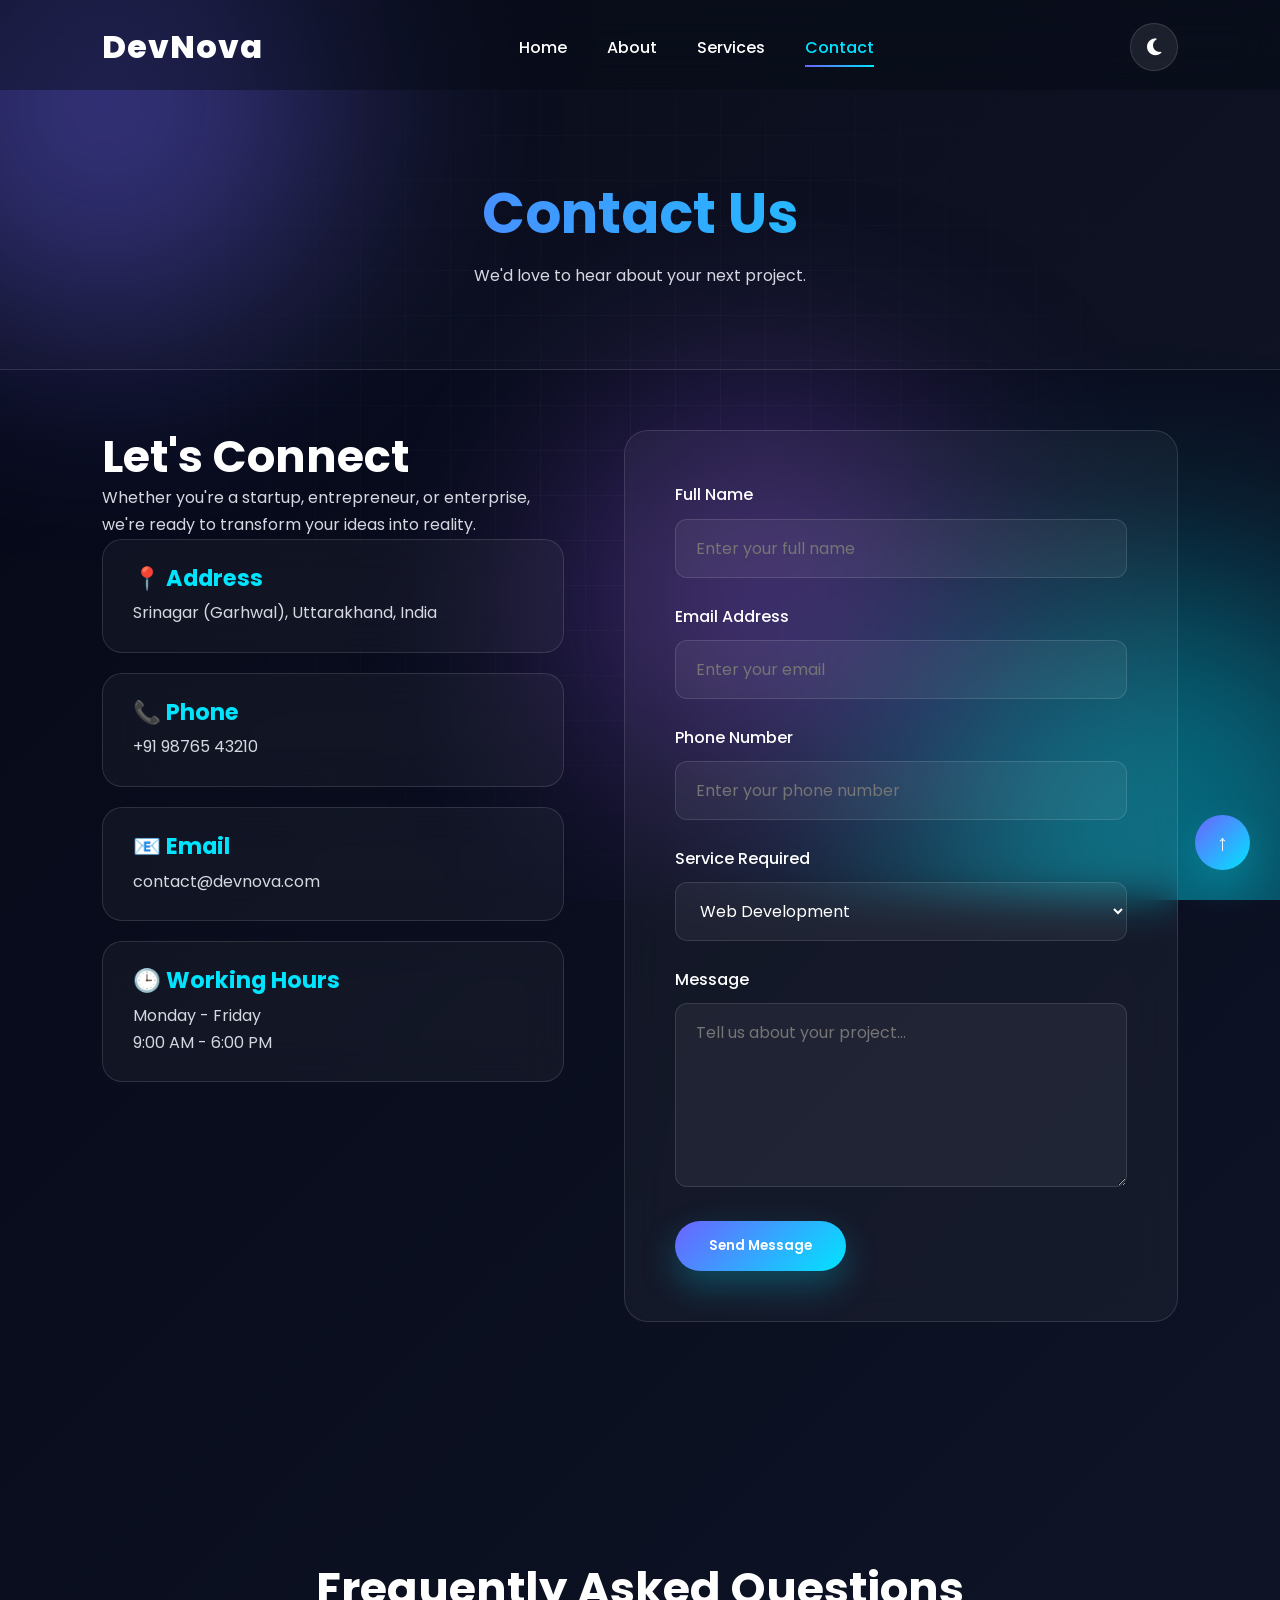
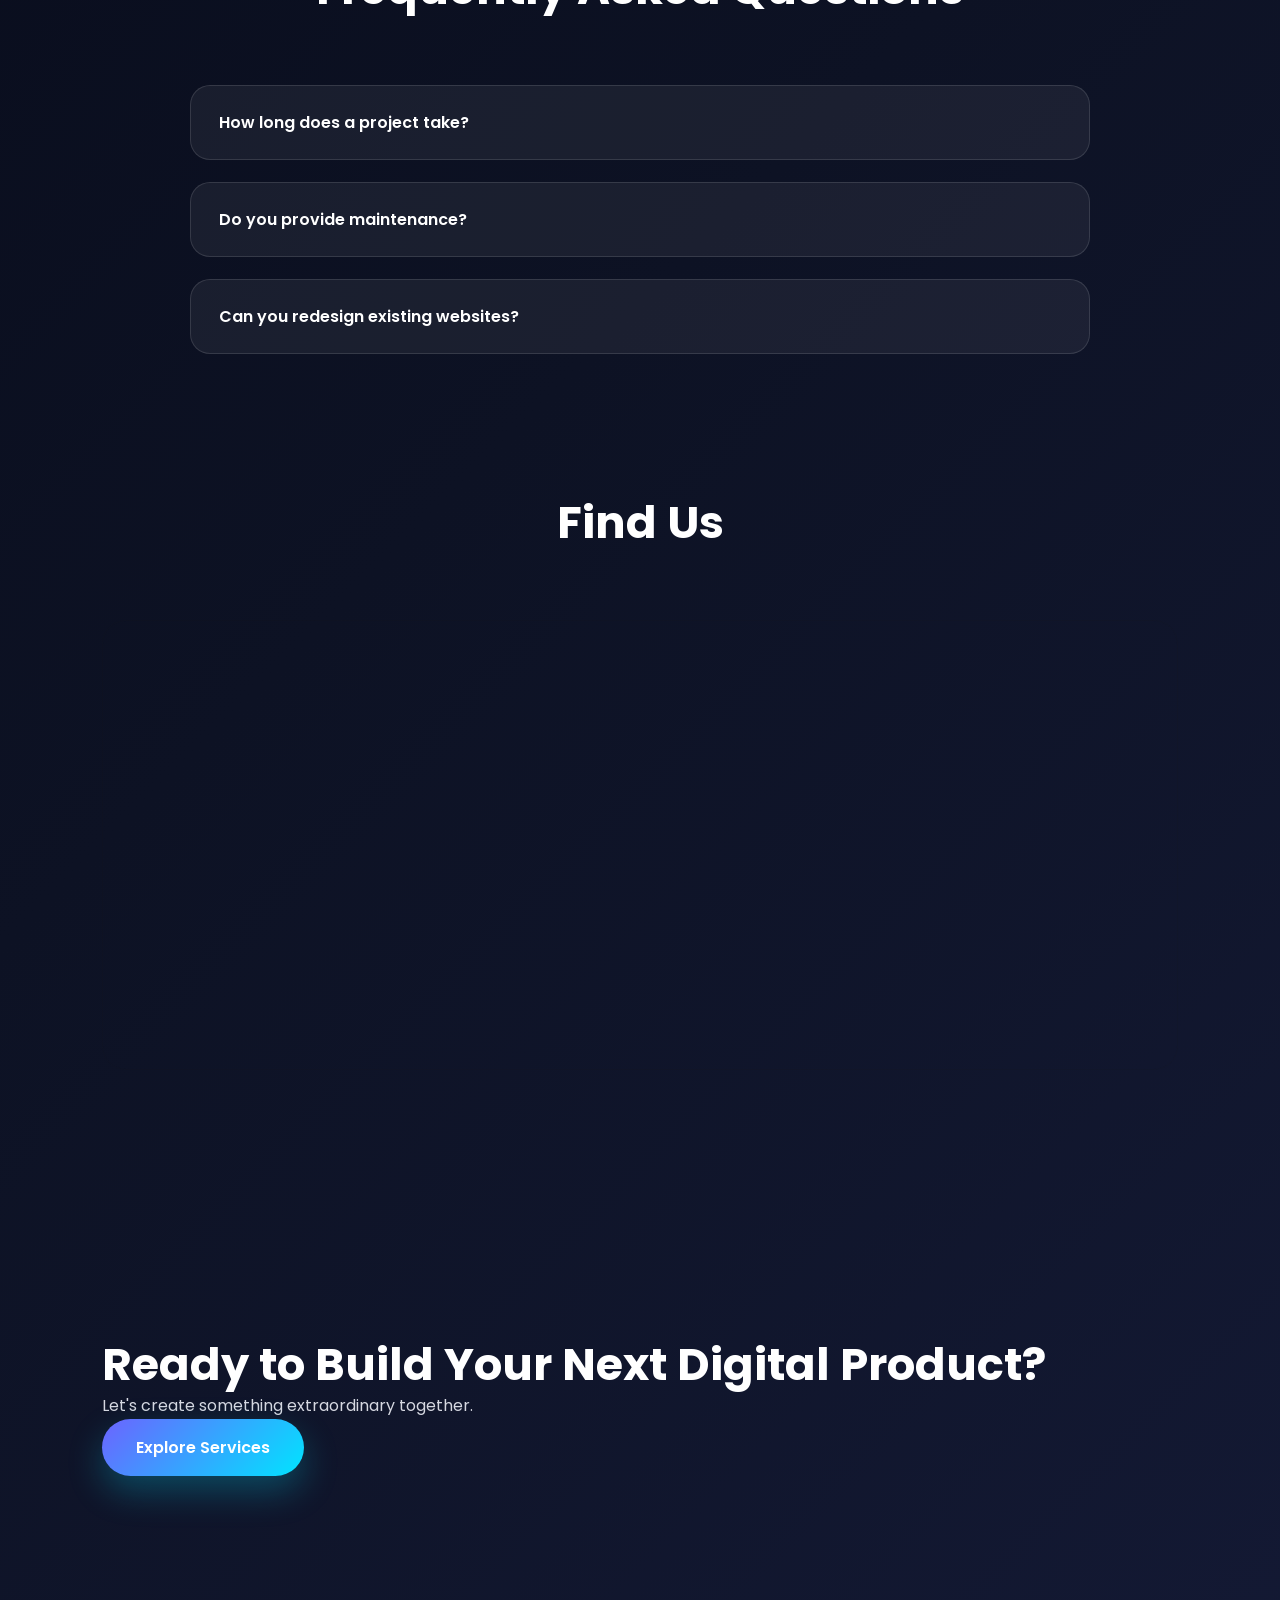
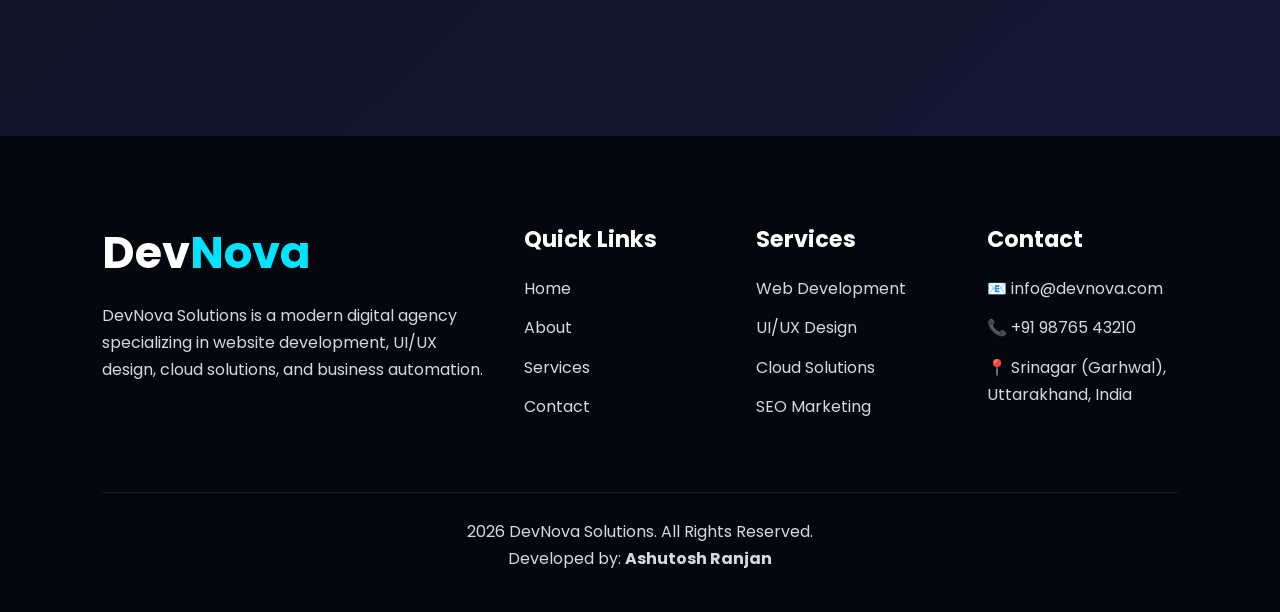
<file: Week-04-WebDevelopment/contact.html>
<!DOCTYPE html>
<html lang="en">

<head>

    <meta charset="UTF-8">

    <meta name="viewport" content="width=device-width, initial-scale=1.0">

    <title>Contact | DevNova Solutions</title>

    <meta name="description" content="Contact DevNova Solutions for web development, mobile apps, UI/UX design, cloud solutions and digital transformation.">

    <link rel="icon" type="image/svg+xml" href="assets/favicon.svg">

    <link rel="preconnect" href="https://fonts.googleapis.com">

    <link rel="preconnect" href="https://fonts.gstatic.com" crossorigin>

    <link rel="stylesheet" href="https://fonts.googleapis.com/css?family=Poppins:wght@300;400;500;600;700;800&display=swap">

    <link rel="stylesheet" href="https://cdnjs.cloudflare.com/ajax/libs/font-awesome/6.6.0/css/all.min.css">
    
    <link rel="stylesheet" href="css/style.css">
    
    <link rel="stylesheet" href="css/responsive.css">

</head>

<body>

    <!-- Loader -->

    <div class="loader"></div>

    <!-- Progress Bar -->

    <div class="progress-bar"></div>

    <!-- glowing background blobs -->

    <div class="background">
        <div class="blob blob1"></div>
        <div class="blob blob2"></div>
        <div class="blob blob3"></div>
        <div class="grid"></div>
    </div>

    <!-- Header -->

    <header>

        <nav class="navbar">

            <a href="index.html" class="logo">

                DevNova

            </a>

            <ul class="nav-links">

                <li><a href="index.html">Home</a></li>

                <li><a href="about.html">About</a></li>

                <li><a href="services.html">Services</a></li>

                <li><a href="contact.html" class="active">Contact</a></li>

            </ul>

            <div class="nav-actions">

                <button class="theme-btn">

                    🌙

                </button>

                <div class="menu-toggle">

                    <span></span>

                    <span></span>

                    <span></span>

                </div>

            </div>

        </nav>

    </header>

    <!-- Page Banner -->

    <section class="page-banner">

        <h1>

            Contact Us

        </h1>

        <p>

            We'd love to hear about your next project.

        </p>

    </section>

    <!-- Contact Section -->

    <section class="contact-section">

        <div class="contact-container">

            <div class="contact-info">

                <h2>

                    Let's Connect

                </h2>

                <p>

                    Whether you're a startup, entrepreneur, or enterprise,
                    we're ready to transform your ideas into reality.

                </p>

                <div class="info-card">

                    <h3>

                        📍 Address

                    </h3>

                    <p>

                        Srinagar (Garhwal), Uttarakhand, India

                    </p>

                </div>

                <div class="info-card">

                    <h3>

                        📞 Phone

                    </h3>

                    <p>

                        <a href="tel:+91 98765 43210">+91 98765 43210</a>

                    </p>

                </div>

                <div class="info-card">

                    <h3>

                        📧 Email

                    </h3>

                    <p>

                        <a href="mailto:contact@devnova.com">contact@devnova.com</a>

                    </p>

                </div>

                <div class="info-card">

                    <h3>

                        🕒 Working Hours

                    </h3>

                    <p>

                        Monday - Friday<br>

                        9:00 AM - 6:00 PM

                    </p>

                </div>

            </div>

            <!-- Contact Form -->

            <div class="contact-form">

                <form id="contactForm">

                    <div class="input-group">

                        <label for="name">

                            Full Name

                        </label>

                        <input
                            type="text"
                            id="name"
                            placeholder="Enter your full name"
                            required>

                    </div>

                    <div class="input-group">

                        <label for="email">

                            Email Address

                        </label>

                        <input
                            type="email"
                            id="email"
                            placeholder="Enter your email"
                            required>

                    </div>

                    <div class="input-group">

                        <label for="phone">

                            Phone Number

                        </label>

                        <input
                            type="tel"
                            id="phone"
                            placeholder="Enter your phone number">

                    </div>

                    <div class="input-group">

                        <label for="service">

                            Service Required

                        </label>

                        <select id="service">

                            <option>

                                Web Development

                            </option>

                            <option>

                                Mobile Application

                            </option>

                            <option>

                                UI / UX Design

                            </option>

                            <option>

                                Cloud Solution

                            </option>

                            <option>

                                Digital Marketing

                            </option>

                        </select>

                    </div>

                    <div class="input-group">

                        <label for="message">

                            Message

                        </label>

                        <textarea
                            id="message"
                            rows="6"
                            placeholder="Tell us about your project..."
                            required></textarea>

                    </div>

                    <button
                        type="submit"
                        class="btn-primary">

                        Send Message

                    </button>

                </form>

            </div>

        </div>

    </section>

    <!-- FAQ -->

    <section class="faq">

        <div class="section-title">

            <h2>

                Frequently Asked Questions

            </h2>

        </div>

        <div class="faq-container">

            <div class="faq-item">

                <button class="faq-question">

                    How long does a project take?

                </button>

                <div class="faq-answer">

                    <p>

                        Depending on complexity,
                        most websites are delivered
                        within 2–6 weeks.

                    </p>

                </div>

            </div>

            <div class="faq-item">

                <button class="faq-question">

                    Do you provide maintenance?

                </button>

                <div class="faq-answer">

                    <p>

                        Yes.
                        We provide maintenance,
                        security updates and ongoing support.

                    </p>

                </div>

            </div>

            <div class="faq-item">

                <button class="faq-question">

                    Can you redesign existing websites?

                </button>

                <div class="faq-answer">

                    <p>

                        Absolutely.
                        We modernize existing websites
                        with premium UI/UX and improved performance.

                    </p>

                </div>

            </div>

        </div>

    </section>

    <!-- Google Map -->

    <section class="map-section">

        <div class="section-title">

            <h2>

                Find Us

            </h2>

        </div>

        <iframe 
            src="https://maps.google.com/maps?q=Srinagar,+Garhwal,+Uttarakhand&t=&z=13&ie=UTF8&iwloc=&output=embed" 
            loading="lazy" 
            allowfullscreen>
        </iframe>

    </section>

    <!-- CTA -->

    <section class="cta">

        <h2>

            Ready to Build Your Next Digital Product?

        </h2>

        <p>

            Let's create something extraordinary together.

        </p>

        <a
            href="services.html"
            class="btn-primary">

            Explore Services

        </a>

    </section>

    <!-- Footer -->

    <footer>
    <div class="footer-container">
        <div class="footer-column">
            <h2>Dev<span style="color:#00E5FF;">Nova</span></h2>
            <p>DevNova Solutions is a modern digital agency specializing in website development, UI/UX design, cloud solutions, and business automation.</p>
        </div>
        <div class="footer-column">
            <h3>Quick Links</h3>
            <ul>
                <li><a href="index.html">Home</a></li>
                <li><a href="about.html">About</a></li>
                <li><a href="services.html">Services</a></li>
                <li><a href="contact.html">Contact</a></li>
            </ul>
        </div>
        <div class="footer-column">
            <h3>Services</h3>
            <ul>
                <li><a href="services.html">Web Development</a></li>
                <li><a href="services.html">UI/UX Design</a></li>
                <li><a href="services.html">Cloud Solutions</a></li>
                <li><a href="services.html">SEO Marketing</a></li>
            </ul>
        </div>
        <div class="footer-column">
            <h3>Contact</h3>
            <ul>
                <li><a href="mailto:info@devnova.com">📧 info@devnova.com</a></li>

                <li><a href="tel:+91 98765 43210">📞 +91 98765 43210</a></li>

                <li>📍 Srinagar (Garhwal), Uttarakhand, India</li>
            </ul>
        </div>
    </div>
    <div class="footer-bottom">
        <p>2026 DevNova Solutions. All Rights Reserved. <br>
        Developed by: <strong>Ashutosh Ranjan</strong></p>
    </div>
</footer>

    <button class="back-to-top">

        ↑

    </button>

    <script src="js/script.js"></script>

    <script src="js/validation.js"></script>

</body>

</html>
</file>
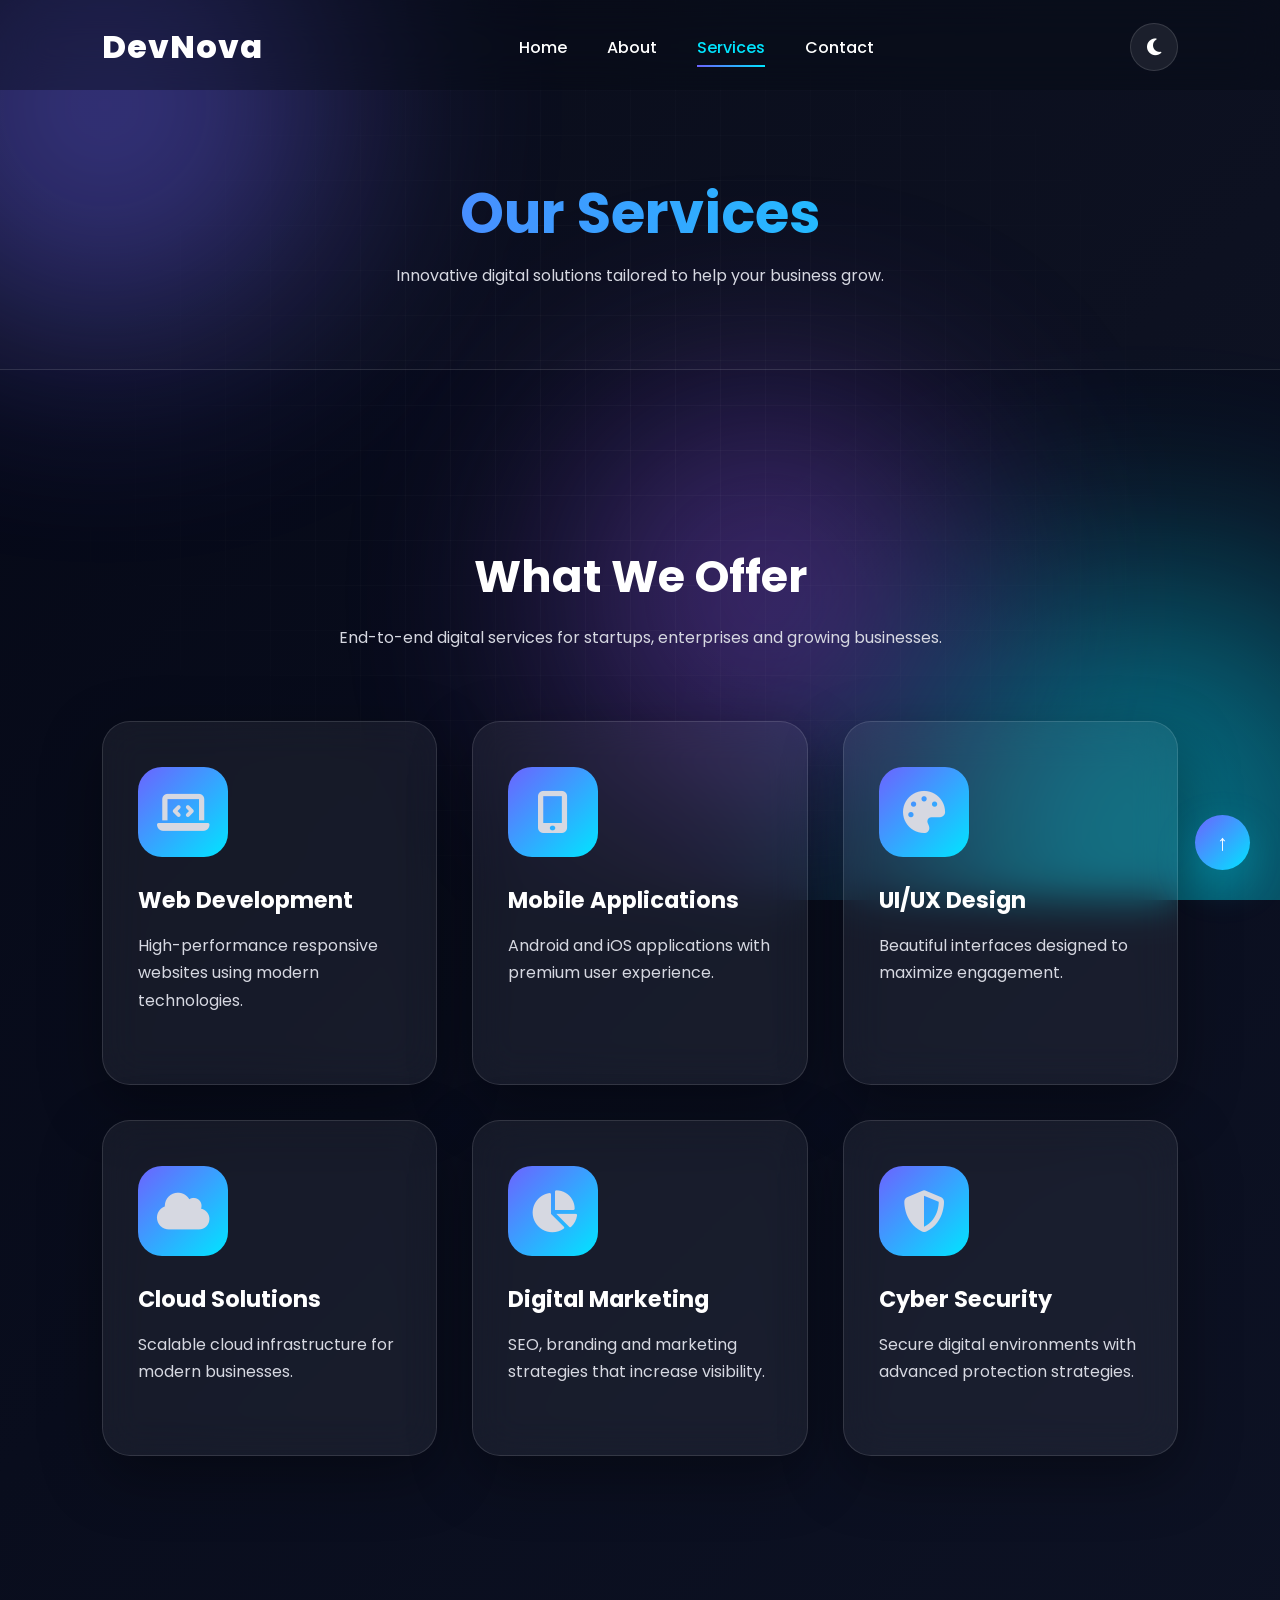
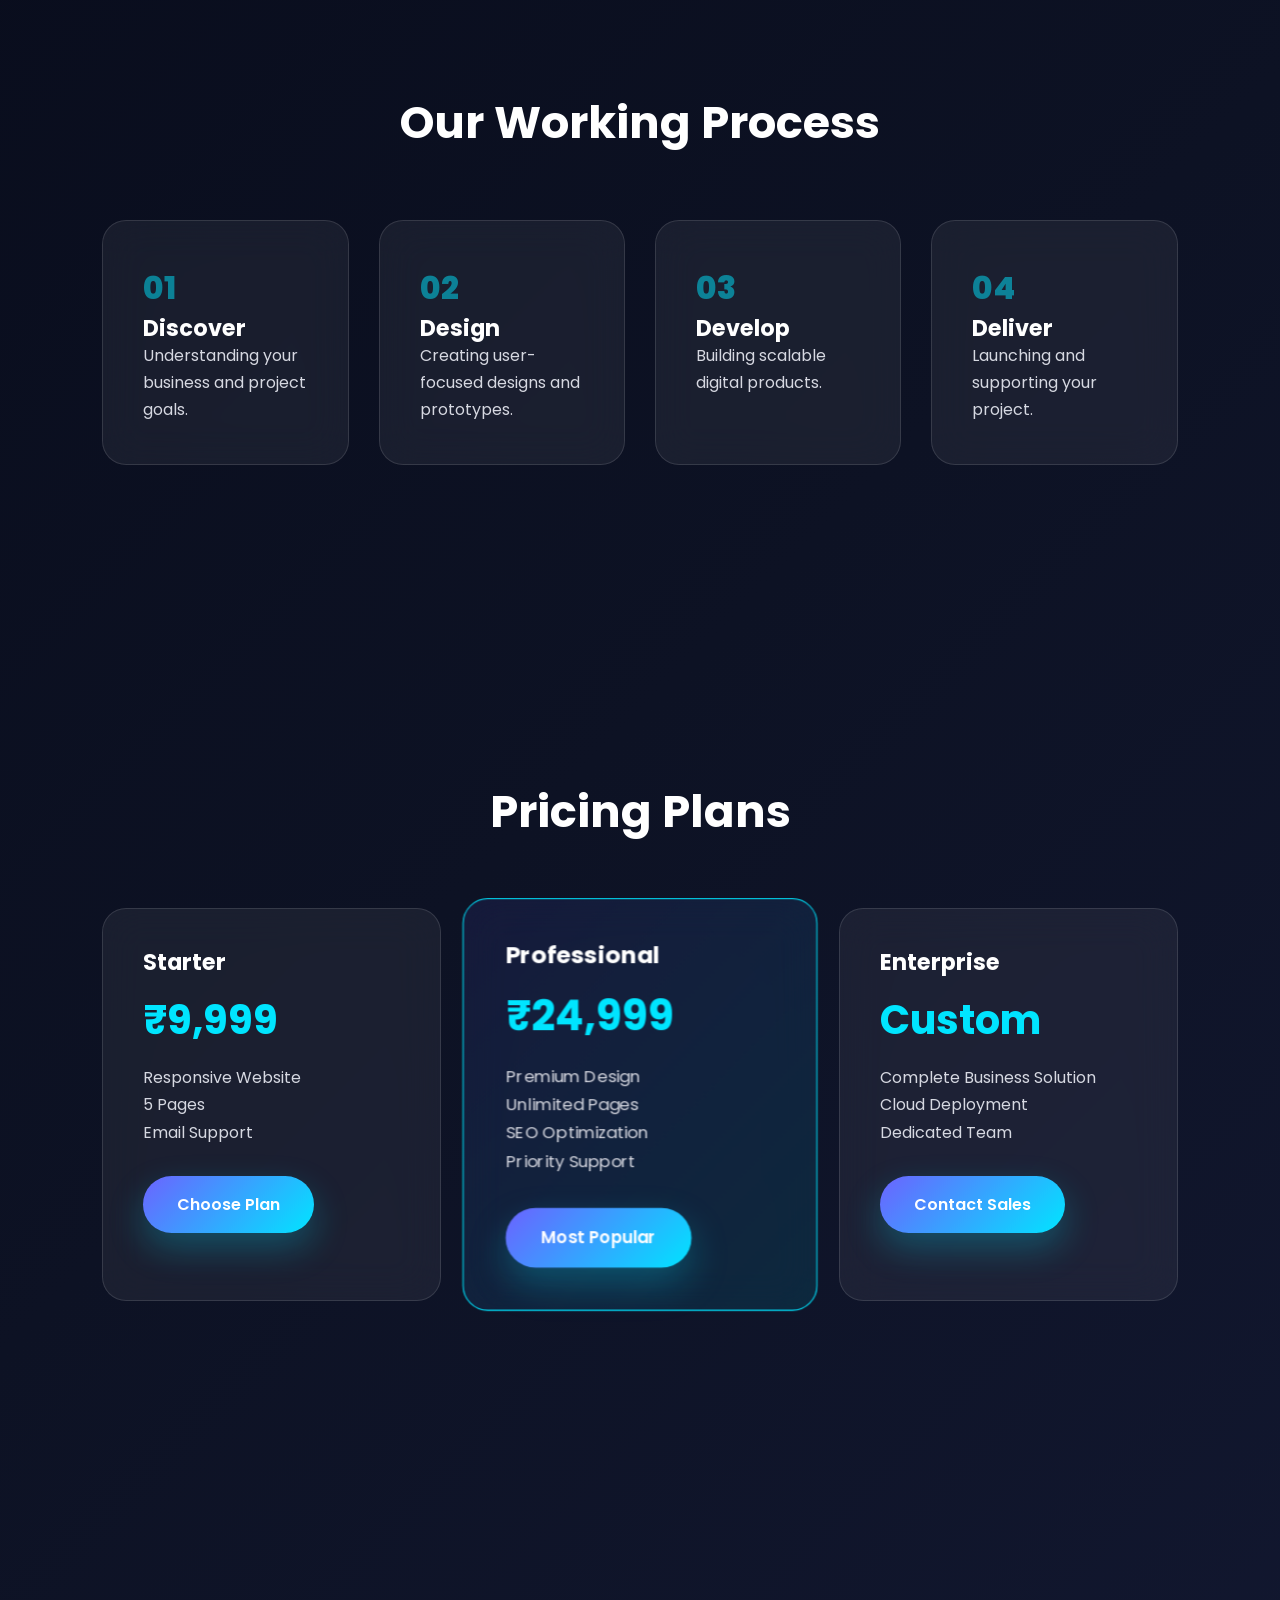
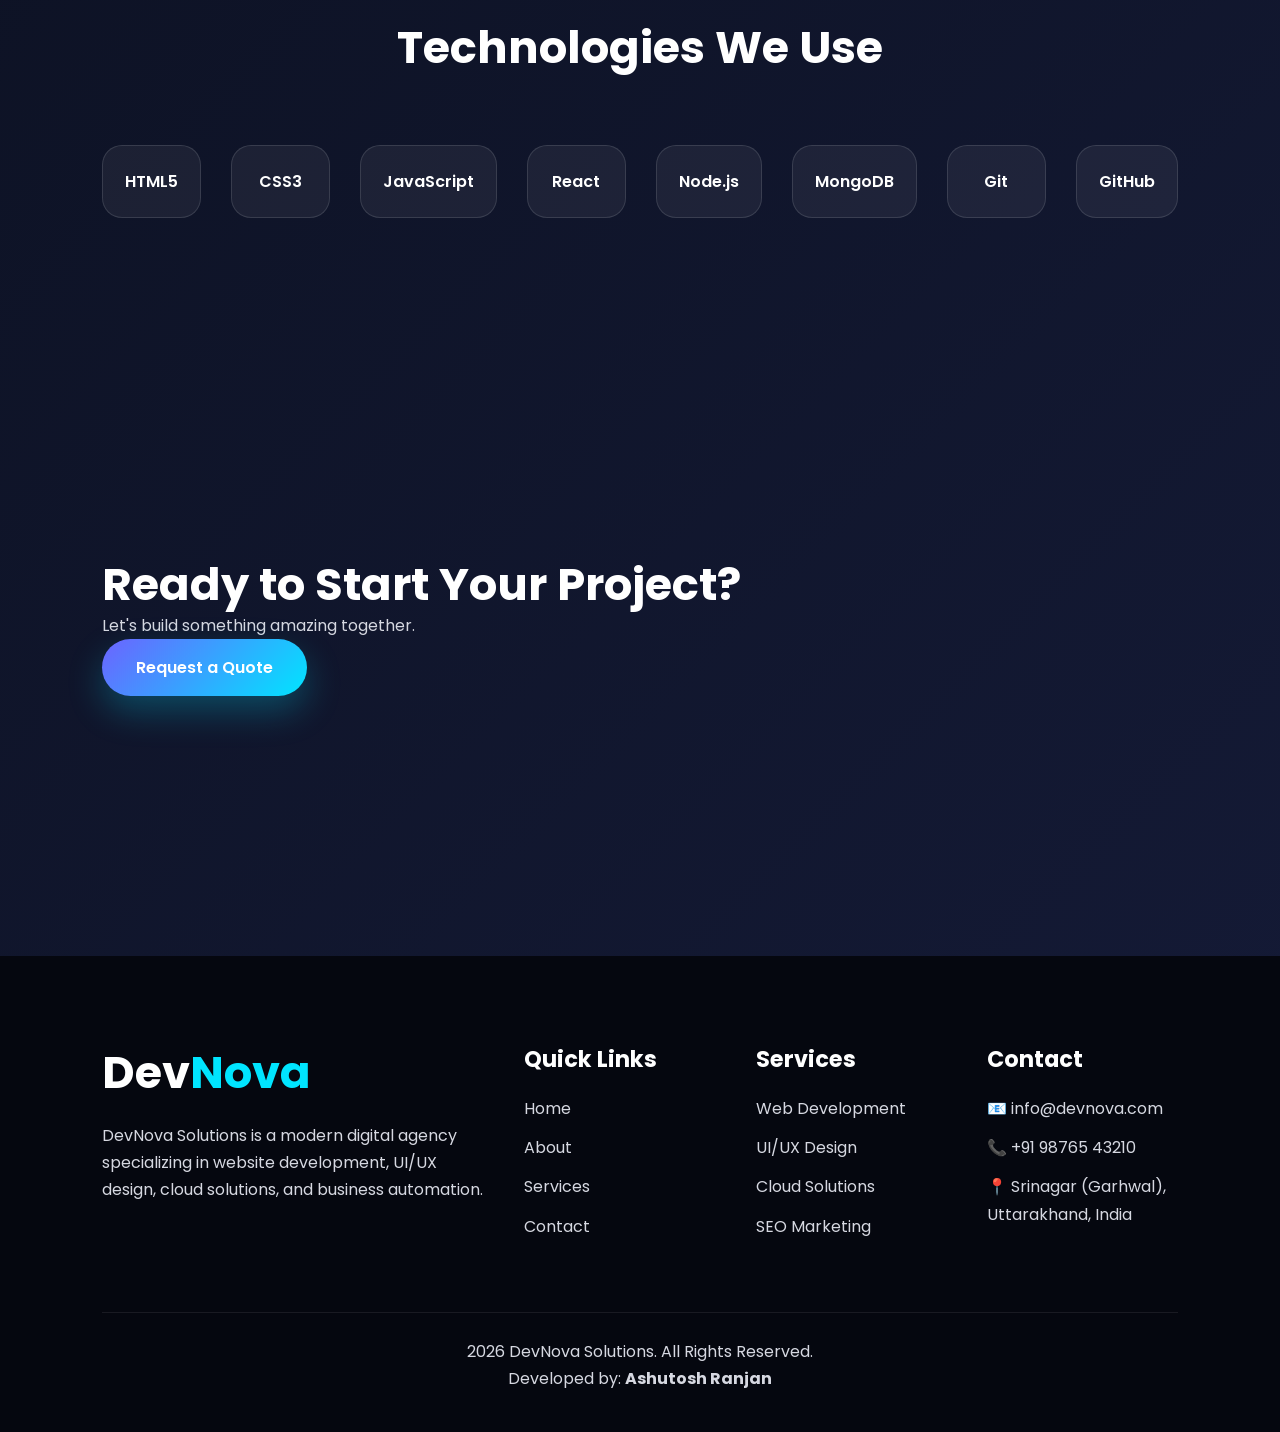
<file: Week-04-WebDevelopment/services.html>
<!DOCTYPE html>
<html lang="en">

<head>

    <meta charset="UTF-8">

    <meta name="viewport" content="width=device-width, initial-scale=1.0">

    <title>Services | DevNova Solutions</title>

    <link rel="icon" type="image/svg+xml" href="assets/favicon.svg">
    
    <link rel="preconnect" href="https://fonts.googleapis.com">
    <link rel="preconnect" href="https://fonts.gstatic.com" crossorigin>
    <link rel="stylesheet" href="https://fonts.googleapis.com/css?family=Poppins:wght@300;400;500;600;700;800&display=swap">
    <link rel="stylesheet" href="https://cdnjs.cloudflare.com/ajax/libs/font-awesome/6.6.0/css/all.min.css">
    <link rel="stylesheet" href="css/style.css">
    <link rel="stylesheet" href="css/responsive.css">

</head>

<body>

    <!-- Loader -->

    <div class="loader"></div>

    <!-- Progress Bar -->

    <div class="progress-bar"></div>

    <!-- glowing background blobs -->

    <div class="background">
        <div class="blob blob1"></div>
        <div class="blob blob2"></div>
        <div class="blob blob3"></div>
        <div class="grid"></div>
    </div>

    <header>

        <nav class="navbar">

            <a href="index.html" class="logo">

                DevNova

            </a>

            <ul class="nav-links">

                <li><a href="index.html">Home</a></li>

                <li><a href="about.html">About</a></li>

                <li><a href="services.html" class="active">Services</a></li>

                <li><a href="contact.html">Contact</a></li>

            </ul>

            <div class="nav-actions">

                <button class="theme-btn">

                    🌙

                </button>

                <div class="menu-toggle">

                    <span></span>

                    <span></span>

                    <span></span>

                </div>

            </div>

        </nav>

    </header>

    <!-- Page Banner -->

    <section class="page-banner">

        <h1>

            Our Services

        </h1>

        <p>

            Innovative digital solutions tailored to help your business grow.

        </p>

    </section>

    <!-- Services -->

    <section class="services-page">

        <div class="section-title">

            <h2>

                What We Offer

            </h2>

            <p>

                End-to-end digital services for startups, enterprises and growing businesses.

            </p>

        </div>

        <div class="services-grid">

            <article class="service-card">
    <div class="service-icon"><i class="fas fa-laptop-code"></i></div>
    <h3>Web Development</h3>
    <p>High-performance responsive websites using modern technologies.</p>
</article>
<article class="service-card">
    <div class="service-icon"><i class="fas fa-mobile-alt"></i></div>
    <h3>Mobile Applications</h3>
    <p>Android and iOS applications with premium user experience.</p>
</article>
<article class="service-card">
    <div class="service-icon"><i class="fas fa-palette"></i></div>
    <h3>UI/UX Design</h3>
    <p>Beautiful interfaces designed to maximize engagement.</p>
</article>
<article class="service-card">
    <div class="service-icon"><i class="fas fa-cloud"></i></div>
    <h3>Cloud Solutions</h3>
    <p>Scalable cloud infrastructure for modern businesses.</p>
</article>
<article class="service-card">
    <div class="service-icon"><i class="fas fa-chart-pie"></i></div>
    <h3>Digital Marketing</h3>
    <p>SEO, branding and marketing strategies that increase visibility.</p>
</article>
<article class="service-card">
    <div class="service-icon"><i class="fas fa-shield-alt"></i></div>
    <h3>Cyber Security</h3>
    <p>Secure digital environments with advanced protection strategies.</p>
</article>

        </div>

    </section>

    <!-- Process -->

    <section class="process">

        <div class="section-title">

            <h2>

                Our Working Process

            </h2>

        </div>

        <div class="process-grid">

            <div class="process-card">

                <span>01</span>

                <h3>

                    Discover

                </h3>

                <p>

                    Understanding your business and project goals.

                </p>

            </div>

            <div class="process-card">

                <span>02</span>

                <h3>

                    Design

                </h3>

                <p>

                    Creating user-focused designs and prototypes.

                </p>

            </div>

            <div class="process-card">

                <span>03</span>

                <h3>

                    Develop

                </h3>

                <p>

                    Building scalable digital products.

                </p>

            </div>

            <div class="process-card">

                <span>04</span>

                <h3>

                    Deliver

                </h3>

                <p>

                    Launching and supporting your project.

                </p>

            </div>

        </div>

    </section>

    <!-- Pricing -->

    <section class="pricing">

        <div class="section-title">

            <h2>

                Pricing Plans

            </h2>

        </div>

        <div class="pricing-grid">

            <div class="pricing-card">

                <h3>

                    Starter

                </h3>

                <h2>

                    ₹9,999

                </h2>

                <ul>

                    <li>Responsive Website</li>

                    <li>5 Pages</li>

                    <li>Email Support</li>

                </ul>

                <a href="contact.html" class="btn-primary">

                    Choose Plan

                </a>

            </div>

            <div class="pricing-card featured">

                <h3>

                    Professional

                </h3>

                <h2>

                    ₹24,999

                </h2>

                <ul>

                    <li>Premium Design</li>

                    <li>Unlimited Pages</li>

                    <li>SEO Optimization</li>

                    <li>Priority Support</li>

                </ul>

                <a href="contact.html" class="btn-primary">

                    Most Popular

                </a>

            </div>

            <div class="pricing-card">

                <h3>

                    Enterprise

                </h3>

                <h2>

                    Custom

                </h2>

                <ul>

                    <li>Complete Business Solution</li>

                    <li>Cloud Deployment</li>

                    <li>Dedicated Team</li>

                </ul>

                <a href="contact.html" class="btn-primary">

                    Contact Sales

                </a>

            </div>

        </div>

    </section>

    <!-- Technologies -->

    <section class="technologies">

        <div class="section-title">

            <h2>

                Technologies We Use

            </h2>

        </div>

        <div class="tech-grid">

            <div>HTML5</div>

            <div>CSS3</div>

            <div>JavaScript</div>

            <div>React</div>

            <div>Node.js</div>

            <div>MongoDB</div>

            <div>Git</div>

            <div>GitHub</div>

        </div>

    </section>

    <!-- CTA -->

    <section class="cta">

        <h2>

            Ready to Start Your Project?

        </h2>

        <p>

            Let's build something amazing together.

        </p>

        <a href="contact.html" class="btn-primary">

            Request a Quote

        </a>

    </section>

    <footer>
    <div class="footer-container">
        <div class="footer-column">
            <h2>Dev<span style="color:#00E5FF;">Nova</span></h2>
            <p>DevNova Solutions is a modern digital agency specializing in website development, UI/UX design, cloud solutions, and business automation.</p>
        </div>
        <div class="footer-column">
            <h3>Quick Links</h3>
            <ul>
                <li><a href="index.html">Home</a></li>
                <li><a href="about.html">About</a></li>
                <li><a href="services.html">Services</a></li>
                <li><a href="contact.html">Contact</a></li>
            </ul>
        </div>
        <div class="footer-column">
            <h3>Services</h3>
            <ul>
                <li><a href="services.html">Web Development</a></li>
                <li><a href="services.html">UI/UX Design</a></li>
                <li><a href="services.html">Cloud Solutions</a></li>
                <li><a href="services.html">SEO Marketing</a></li>
            </ul>
        </div>
        <div class="footer-column">
            <h3>Contact</h3>
            <ul>
                <li><a href="mailto:info@devnova.com">📧 info@devnova.com</a></li>

                <li><a href="tel:+91 98765 43210">📞 +91 98765 43210</a></li>

                <li>📍 Srinagar (Garhwal), Uttarakhand, India</li>
            </ul>
        </div>
    </div>

    <div class="footer-bottom">
        <p>2026 DevNova Solutions. All Rights Reserved. <br>
        Developed by: <strong>Ashutosh Ranjan</strong></p>
    </div>

</footer>

    <button class="back-to-top">

        ↑

    </button>

    <script src="js/script.js"></script>

</body>

</html>
</file>
<file: Week-02-CSS/style.css>
/* ===========================
   WEEK 2 CSS SUPPORT
=========================== */


/* RESET */

*{
    margin:0;
    padding:0;
    box-sizing:border-box;
}

html{
    scroll-behavior:smooth;
}

.visually-hidden{
    position:absolute;
    left:-9999px;
}


/* BODY */

body{
    font-family:Arial, sans-serif;
    background:#f4f7fc;
    color:#333;
    line-height:1.6;
    padding:20px;
    max-width:1100px;
    margin:auto;
}

::selection{
    background:#2563eb;
    color:white;
}

section{
    scroll-margin-top:20px;
}

/* HEADER */

.hero{
    text-align:center;
    background:linear-gradient(135deg,#1e3a8a,#2563eb);
    color:white;
    padding:50px 30px;
    border-radius:15px;
    box-shadow:0 5px 20px rgba(0,0,0,0.2);
    position:relative;
    overflow:hidden;
}

.hero h1{
    font-size:clamp(2rem,1vw,3.5rem);
    letter-spacing:1px;
    margin-bottom:10px;
    line-height:1.2;
}

.hero p{
    margin-top:10px;
    font-size:1.1rem;
    opacity:0.95;
}

/* NAVIGATION */

/* .navbar{
    margin-top:15px;
}

.navbar a{
    color:white;
    text-decoration:none;
    margin:0 10px;
    font-weight:bold;
    display:inline-block;
    transition:all 0.3s ease;
    padding:6px 10px;
    border-radius:6px;
}

.navbar a:hover{
    color:#facc15;
    transform:translateY(-2px);
    background:rgba(255,255,255,.12);
} */


/* ==========================
   APPLE LIQUID GLASS NAVBAR
========================== */

.navbar{

    position:relative;

    display:flex;

    justify-content:center;

    align-items:center;

    gap:12px;

    margin-top:25px;

    padding:8px;

}

.navbar a{

    position:relative;

    z-index:2;

    color:#ffffff;

    text-decoration:none;

    font-weight:600;

    padding:12px 20px;

    border-radius:999px;

    transition:

        color .35s ease,

        transform .35s ease;

}

.navbar a:hover{

    color:white;

    transform:translateY(-2px);

}


/* CARD LAYOUT */

.card{
    background:white;
    padding:25px;
    margin:25px 0;
    border-radius:10px;
    box-shadow:0 2px 10px rgba(0,0,0,0.1);
}

.card p{
    margin-bottom:12px;
}

.card:hover{
    transform:translateY(-5px);

    box-shadow:
    0 12px 30px rgba(0,0,0,0.18);
}

.card,
.project-item,
button{
    transition:all 0.3s ease;
}

/* PROFILE IMAGE */

#about img{
    display:block;
    margin:15px auto;
    border-radius:50%;
    width:150px;
    height:150px;
    object-fit:cover;
    border:4px solid #2563eb;
    transition:all 0.3s ease;
    cursor:pointer;
}

#about img:hover{
    transform:scale(1.05);
    box-shadow:0 5px 20px rgba(37,99,235,0.4);
}

/* HEADINGS */

h2{
    color:#1e3a8a;
    margin-bottom:15px;
}

h3{
    margin-top:15px;
}

/* LISTS */

#skills ul,
#skills ol{
    margin-left:35px;
    margin-top:10px;
}

ul,ol{
    margin-left:30px;
}

li{
    margin-bottom:8px;
}

/* PROJECTS */

article{
    background:#f8fafc;
    padding:20px;
    border-radius:10px;
    margin-bottom:15px;
    box-shadow:0 2px 8px rgba(0,0,0,0.08);
    border-left:5px solid #2563eb;
}

.project-item:hover{
    transform:translateY(-5px);
    box-shadow:0 8px 20px rgba(0,0,0,0.12);
}

/* GALLERY */

#gallery{
    text-align:center;
}

#gallery img{
    width:30%;
    height:250px;
    min-width:250px;
    max-width:350px;
    margin:10px;
    border-radius:10px;
    box-shadow:0 2px 10px rgba(0,0,0,0.15);
    object-fit:cover;
    border:3px solid transparent;
    transition:all 0.3s ease;
    cursor:pointer;
}

#gallery img:hover{
    transform:scale(1.05);

    border-color:#2563eb;

    box-shadow:
    0 8px 20px rgba(0,0,0,0.25);
}

/* FORM */

form{
    width:100%;
    max-width:800px;
    margin:auto;
}

fieldset{
    padding:25px;
    border-radius:10px;
    border:2px solid #dbeafe;
}

legend{
    font-size:2rem;
    font-weight:bold;
    color:#1e3a8a;
}

input,
textarea{
    width:100%;
    padding:10px;
    margin-top:5px;
    margin-bottom:15px;
    border:1px solid #cbd5e1;
    border-radius:6px;
    transition:all 0.3s ease;
}

button{
    padding:10px 20px;
    border:none;
    border-radius:5px;
    background:#2563eb;
    color:white;
    cursor:pointer;
    margin-right:10px;
    box-shadow:0 3px 10px rgba(37,99,235,0.3);
}

button:hover{
    background:#1e40af;
    transform:translateY(-3px);
    box-shadow:0 6px 15px rgba(37,99,235,0.4);
}

button:focus{
    outline:3px solid #93c5fd;
    outline-offset:2px;
}

input:focus,
textarea:focus{
    outline:none;
    border:2px solid #2563eb;
    box-shadow:0 0 8px rgba(37,99,235,0.3);
}

label{
    font-weight:bold;
    color:#1e3a8a;
}

/* LINKS */

a{
    transition:0.3s;
}

/* SOCIAL LINKS */

.social-links{
    list-style:none;
    margin-left:0;
}

.social-links li{
    margin-bottom:12px;
}

.social-links a{
    text-decoration:none;
    color:#1e3a8a;
    font-weight:bold;

    display:inline-flex;
    align-items:center;
    gap:10px;
}

.social-links a:hover{
    color:#2563eb;
    transform:translateX(5px);
}

.social-links i{
    font-size:1.4rem;
    width:25px;
    text-align:center;
}

/* FOOTER */

.footer{
    text-align:center;
    padding:30px;
    margin-top:30px;
    background:#1e3a8a;
    color:white;
    border-radius:15px;
    transition:all 0.3s ease;
    box-shadow:0 5px 15px rgba(0,0,0,0.15);
}

.footer:hover{
    box-shadow:0 8px 25px rgba(0,0,0,0.2);
}

.footer a{
    color:white;
    text-decoration:none;
    font-weight:bold;
}

.footer a:hover{
    text-decoration:underline;
}



/* RESPONSIVE */

@media (max-width:768px){

    body{
        padding:10px;
    }

    .navbar{
        display:flex;
        flex-direction:column;
        gap:10px;
    }

    .hero h1{
        font-size:2rem;
    }

    #gallery img{
        width:100%;
    }
}




/* ===========================
   WEEK 3 JAVASCRIPT SUPPORT
=========================== */

.error{
    color:#dc2626;
    font-size:14px;
    margin-top:-10px;
    margin-bottom:15px;
}

.success{
    color:#16a34a;
    font-size:15px;
    margin-top:10px;
}

.dark-mode{
    background:#111827;
    color:white;
}

.dark-mode .card{
    background:#1f2937;
    color:white;
}

.dark-mode h2{
    color:#60a5fa;
}

.dark-mode input,
.dark-mode textarea{
    background:#374151;
    color:white;
    border:1px solid #6b7280;
}

.active-nav{
    color:#facc15 !important;
}

.gallery-image{
    cursor:pointer;
}



/* WEEK 3 IMAGE GALLERY */

.zoomed{

    transform:scale(1.15)!important;

    z-index:100;

    position:relative;

}

::placeholder{

    color:#94a3b8;

}

button:active{

    transform:scale(.97);

}


/* LIVE CLOCK */

#live-clock{

    margin-top:15px;

    font-size:1.2rem;

    font-weight:bold;

    color:#facc15;

}

/* DYNAMIC GREETING */

#greeting{

    font-size:1.4rem;

    font-weight:bold;

    color:#facc15;

    margin-bottom:12px;

    letter-spacing:.5px;

    animation:fadeGreeting .6s ease;

}

@keyframes fadeGreeting{

    from{

        opacity:0;

        transform:translateY(-10px);

    }

    to{

        opacity:1;

        transform:translateY(0);

    }

}


/* DEVELOPER QUOTE */

#developer-quote{

    margin-top:20px;

    font-style:italic;

    color:#2563eb;

}



/* ==========================
      LIQUID GLASS PILL
========================== */

.nav-liquid{

    position:absolute;

    left:0;

    top:50%;

    transform:translateY(-50%);

    width:90px;

    height:48px;

    border-radius:999px;

    z-index:1;

    pointer-events:none;

    transition:

        left .45s cubic-bezier(.22,1,.36,1),

        width .45s cubic-bezier(.22,1,.36,1);

    background:
        rgba(255,255,255,.14);

    backdrop-filter:blur(18px);

    -webkit-backdrop-filter:blur(18px);

    border:1px solid rgba(255,255,255,.28);

    box-shadow:

        inset 0 1px 1px rgba(255,255,255,.35),

        inset 0 -8px 18px rgba(255,255,255,.05),

        0 8px 25px rgba(0,0,0,.18);

}

/* Active link */

.navbar a.active{

    color:white;

}

/* Hover glow */

.navbar a::after{

    content:"";

    position:absolute;

    inset:0;

    border-radius:999px;

    opacity:0;

    transition:.3s;

}

.navbar a:hover::after{

    opacity:1;

    box-shadow:

        0 0 18px rgba(255,255,255,.18);

}
</file>
<file: Week-04-WebDevelopment/css/style.css>
/*==================================================
GOOGLE FONT
==================================================*/

@import url('https://fonts.googleapis.com/css2?family=Poppins:wght@300;400;500;600;700;800&display=swap');

/*==================================================
CSS VARIABLES
==================================================*/

:root {
    --primary: #6C63FF;
    --secondary: #8E54E9;
    --accent: #00E5FF;
    --success: #00C896;
    --warning: #FFB800;
    --danger: #FF5F56;
    --dark: #070B14;
    --dark-light: #101828;
    --card: rgba(255,255,255,.08);
    --border: rgba(255,255,255,.12);
    --white: #FFFFFF;
    --text: #D6D8E1;
    --shadow: 0 20px 60px rgba(0,0,0,.35);
    --radius: 24px;
    --transition: .35s ease;
}

/*==================================================
RESET
==================================================*/

*{

    margin:0;

    padding:0;

    box-sizing:border-box;

}

html{

    scroll-behavior:smooth;

}

body{

    font-family:'Poppins',sans-serif;

    background:linear-gradient(135deg,#050816,#0D1224,#151B38);

    color:var(--text);

    overflow-x:hidden;

    line-height:1.7;

}

/*==================================================
GLOBAL
==================================================*/

img{

    display:block;

    width:100%;

    max-width:100%;

}

a{

    text-decoration:none;

    color:inherit;

}

button{

    font-family:inherit;

    cursor:pointer;

    border:none;

    outline:none;

}

ul{

    list-style:none;

}

section{

    position:relative;

    padding:120px 8%;

    overflow:hidden;

}

.container{

    width:100%;

    max-width:1350px;

    margin:auto;

}

/*==================================================
TYPOGRAPHY
==================================================*/

h1,
h2,
h3,
h4{

    color:var(--white);

    line-height:1.2;

    font-weight:700;

}

h1{

    font-size:4.5rem;

}

h2{

    font-size:2.8rem;

}

h3{

    font-size:1.4rem;

}

p{

    font-size:1rem;

    color:var(--text);

}

/*==================================================
CUSTOM SCROLLBAR
==================================================*/

::-webkit-scrollbar{

    width:10px;

}

::-webkit-scrollbar-track{

    background:#090B15;

}

::-webkit-scrollbar-thumb{

    background:linear-gradient(var(--primary),var(--accent));

    border-radius:20px;

}

/*==================================================
TEXT SELECTION
==================================================*/

::selection{

    background:var(--accent);

    color:#fff;

}

/*==================================================
LOADER
==================================================*/
/*
.loader{

    position:fixed;

    inset:0;

    background:#050816;

    display:flex;

    justify-content:center;

    align-items:center;

    z-index:99999;

    transition:.6s ease;

} */
/*
.loader-ring{

    width:75px;

    height:75px;

    border-radius:50%;

    border:6px solid rgba(255,255,255,.08);

    border-top:6px solid var(--accent);

    animation:spin 1s linear infinite;

} */

/*==================================================
SCROLL PROGRESS
==================================================*/

.progress-bar{

    position:fixed;

    top:0;

    left:0;

    width:0;

    height:4px;

    background:linear-gradient(90deg,var(--primary),var(--accent));

    z-index:9999;

}

/*==================================================
BACKGROUND
==================================================*/

.background{

    position:fixed;

    inset:0;

    overflow:hidden;

    z-index:-2;

}

.blob{

    position:absolute;

    border-radius:50%;

    filter:blur(120px);

    opacity:.45;

}

.blob1{

    width:450px;

    height:450px;

    background:#6C63FF;

    top:-120px;

    left:-120px;

}

.blob2{

    width:500px;

    height:500px;

    background:#00E5FF;

    bottom:-180px;

    right:-120px;

}

.blob3{

    width:380px;

    height:380px;

    background:#8E54E9;

    top:45%;

    left:45%;

}

.grid{

    position:absolute;

    inset:0;

    background-image:

    linear-gradient(rgba(255,255,255,.03) 1px,transparent 1px),

    linear-gradient(90deg,rgba(255,255,255,.03) 1px,transparent 1px);

    background-size:45px 45px;

    mask-image:radial-gradient(circle at center,black,transparent 80%);

}

/*==================================================
BUTTONS
==================================================*/

.btn-primary,

.btn-secondary{

    display:inline-flex;

    align-items:center;

    justify-content:center;

    padding:15px 34px;

    border-radius:50px;

    font-weight:600;

    transition:var(--transition);

}

.btn-primary{

    background:linear-gradient(135deg,var(--primary),var(--accent));

    color:#fff;

    box-shadow:0 15px 35px rgba(0,229,255,.25);

}

.btn-primary:hover{

    transform:translateY(-6px);

}

.btn-secondary{

    border:1px solid var(--border);

    background:rgba(255,255,255,.06);

    backdrop-filter:blur(20px);

    color:#fff;

}

.btn-secondary:hover{

    background:rgba(255,255,255,.12);

    transform:translateY(-6px);

}

/*==================================================
SECTION TITLE
==================================================*/

.section-title{

    text-align:center;

    max-width:750px;

    margin:0 auto 70px;

}

.section-tag{

    display:inline-block;

    padding:10px 22px;

    margin-bottom:20px;

    border-radius:50px;

    background:rgba(255,255,255,.08);

    border:1px solid var(--border);

    color:var(--accent);

    font-size:.85rem;

    text-transform:uppercase;

    letter-spacing:2px;

}

.section-title h2{

    margin-bottom:20px;

}

/*==================================================
GLASS CARD
==================================================*/

.glass{

    background:var(--card);

    border:1px solid var(--border);

    backdrop-filter:blur(20px);

    border-radius:var(--radius);

    box-shadow:var(--shadow);

}


/*==================================================
HEADER
==================================================*/

header{

    position:fixed;

    height:90px;

    display:flex;

    top:0;

    left:0;

    width:100%;

    z-index:10000;

    padding:20px 8%;

    transition:var(--transition);

    background:rgba(7,11,20,.4);

    backdrop-filter: blur(20px); /* This creates the glassmorphism blur */
    -webkit-backdrop-filter: blur(20px); /* For Safari support */

}

header.scrolled{

    background:rgba(7,11,20,.82);

    backdrop-filter:blur(85px);

    -webkit-backdrop-filter: blur(85px);

    box-shadow:0 15px 40px rgba(0,0,0,.35);

}

/*==================================================
NAVBAR
==================================================*/

.navbar{
    width: 100%;

    max-width:1400px;

    margin:auto;

    display:flex;

    justify-content:space-between;

    align-items:center;

}

.logo{

    font-size:2rem;

    font-weight:800;

    color:var(--white);

    letter-spacing:1px;

    position:relative;

    z-index:2000;

    display:flex;

}

.logo span{

    color:var(--accent);

}

.nav-links{

    display:flex;

    align-items:center;

    gap:40px;

}

.nav-links a{

    position:relative;

    color:var(--white);

    font-weight:500;

    transition:var(--transition);

}

.nav-links a::after{

    content:"";

    position:absolute;

    left:0;

    bottom:-8px;

    width:0;

    height:2px;

    background:linear-gradient(90deg,var(--primary),var(--accent));

    transition:var(--transition);

}

.nav-links a:hover::after,

.nav-links a.active::after{

    width:100%;

}

.nav-links a:hover,

.nav-links a.active{

    color:var(--accent);

}

.nav-buttons{

    display:flex;

    align-items:center;

    gap:18px;

}

.theme-btn{

    width:48px;

    height:48px;

    border-radius:50%;

    background:rgba(255,255,255,.08);

    border:1px solid var(--border);

    color:#fff;

    font-size:1.2rem;

    transition:var(--transition);

}

.theme-btn:hover{

    transform:rotate(180deg);

    background:var(--primary);

}

.menu-toggle{

    display:none;

    flex-direction:column;

    gap:6px;

    cursor:pointer;

}

.menu-toggle span{

    width:28px;

    height:3px;

    border-radius:10px;

    background:#fff;

    transition:var(--transition);

}

/*==================================================
HERO
==================================================*/

.hero{

    min-height:100vh;

    display:flex;

    justify-content:center;

    padding:220px 8% 120px;

    position:relative;

    overflow:hidden;

    z-index:1;

}

.hero-container{

    width:100%;

    max-width:1400px;

    margin:0 auto;

    display:grid;

    grid-template-columns:1fr 1fr;

    align-items:center;

    gap:80px;

}

.hero-left{

    position:relative;

}

.hero-right{

    position:relative;

    display:flex;

    justify-content:flex-end;

}

.hero-badge{

    display:inline-flex;

    align-items:center;

    gap:10px;

    padding:10px 22px;

    margin-bottom:30px;

    border-radius:50px;

    background:rgba(255,255,255,.08);

    border:1px solid var(--border);

    color:#fff;

    backdrop-filter:blur(20px);

}

.hero h1{

    margin-bottom:28px;

}

.hero h1 span{

    background:linear-gradient(90deg,var(--accent),var(--secondary));

    -webkit-background-clip:text;

    color:transparent;

}

.hero p{

    max-width:620px;

    margin-bottom:40px;

}

.hero-buttons{

    display:flex;

    gap:20px;

    margin-bottom:55px;

}

.hero-stats{

    display:flex;

    gap:45px;

}

.hero-stats h2{

    font-size:2.4rem;

    color:var(--accent);

}

.hero-stats p{

    margin-top:6px;

}

/*==================================================
RIGHT HERO
==================================================*/

.hero-right{

    position:relative;

    display:flex;

    justify-content:center;

    align-items:center;

}

.glass-window{

    width:100%;

    max-width:560px;

    overflow:hidden;

    border-radius:28px;

    background:rgba(255,255,255,.08);

    border:1px solid var(--border);

    backdrop-filter:blur(50px);

    -webkit-backdrop-filter: blur(50px);

    box-shadow:var(--shadow);

}

.window-top{

    display:flex;

    gap:10px;

    padding:18px;

    background:rgba(255,255,255,.06);

}

.window-top span{

    width:14px;

    height:14px;

    border-radius:50%;

}

.window-top span:nth-child(1){

    background:#ff5f56;

}

.window-top span:nth-child(2){

    background:#ffbd2f;

}

.window-top span:nth-child(3){

    background:#27c93f;

}

.glass-window pre{

    padding:35px;

    color:var(--accent);

    font-size:1rem;

    line-height:2;

    overflow:auto;

}

/*==================================================
FLOATING CARDS
==================================================*/

.floating-card{

    position:absolute;

    padding:18px 26px;

    border-radius:20px;

    background:rgba(255,255,255,.12);

    border:1px solid var(--border);

    backdrop-filter:blur(50px);

    -webkit-backdrop-filter: blur(50px);

    box-shadow:var(--shadow);

    color:#fff;

    z-index: 10;

}

.floating-card p{

    color:#fff;

    margin-top:8px;

}

.card-one{

    top:5%;

    left:-40px;

}

.card-two{

    right:-40px;

    top:45%;

}

.card-three{

    bottom:5%;

    left:10%;

}

/*==================================================
BRANDS
==================================================*/

.brands{

    padding-top:70px;

}

.brand-slider{

    display:grid;

    grid-template-columns:repeat(8,1fr);

    gap:22px;

}

.brand-slider div{

    padding:22px;

    text-align:center;

    border-radius:20px;

    background:rgba(255,255,255,.06);

    border:1px solid var(--border);

    transition:var(--transition);

    color:#fff;

    font-weight:600;

}

.brand-slider div:hover{

    transform:translateY(-10px);

    background:linear-gradient(135deg,var(--primary),var(--accent));

    box-shadow:0 20px 40px rgba(0,229,255,.25);

}


/*==================================================
ABOUT SECTION
==================================================*/

.about{

    padding:120px 8%;

}

.about-container{

    max-width:1400px;

    margin:auto;

    display:grid;

    grid-template-columns:1fr 1fr;

    gap:90px;

    align-items:center;

}

.about-image{

    display:flex;

    justify-content:center;

}

.image-card{

    position:relative;

    overflow:hidden;

    border-radius:30px;

    background:rgba(255,255,255,.08);

    border:1px solid var(--border);

    backdrop-filter:blur(20px);

    box-shadow:var(--shadow);

}

.image-card::before{

    content:"";

    position:absolute;

    inset:0;

    background:linear-gradient(135deg,
    rgba(108,99,255,.15),
    rgba(0,229,255,.08));

    opacity:0;

    transition:var(--transition);

}

.image-card:hover::before{

    opacity:1;

}

.image-card img{

    transition:.6s ease;

}

.image-card:hover img{

    transform:scale(1.08);

}

.about-content{

    display:flex;

    flex-direction:column;

    gap:28px;

}

.feature-box{

    display:flex;

    gap:22px;

    align-items:flex-start;

    padding:28px;

    border-radius:24px;

    background:rgba(255,255,255,.06);

    border:1px solid var(--border);

    backdrop-filter:blur(18px);

    transition:var(--transition);

}

.feature-box:hover{

    transform:translateX(12px);

    border-color:var(--accent);

    box-shadow:0 20px 45px rgba(0,229,255,.18);

}

.feature-icon{

    width:70px;

    height:70px;

    display:flex;

    align-items:center;

    justify-content:center;

    border-radius:20px;

    flex-shrink:0;

    background:linear-gradient(135deg,var(--primary),var(--accent));

    font-size:30px;

}

.feature-box h3{

    margin-bottom:10px;

}

/*==================================================
SERVICES
==================================================*/

.services{

    padding:120px 8%;

}

.services-grid{

    max-width:1400px;

    margin:auto;

    display:grid;

    grid-template-columns:repeat(3,1fr);

    gap:35px;

}

.service-card{

    position:relative;

    overflow:hidden;

    padding:45px 35px;

    border-radius:28px;

    background:rgba(255,255,255,.06);

    border:1px solid var(--border);

    backdrop-filter:blur(20px);

    transition:var(--transition);

    box-shadow:var(--shadow);

}

.service-card::before{

    content:"";

    position:absolute;

    top:0;

    left:-120%;

    width:60%;

    height:100%;

    background:linear-gradient(

        90deg,

        transparent,

        rgba(255,255,255,.18),

        transparent

    );

    transition:.8s;

}

.service-card:hover::before{

    left:160%;

}

.service-card:hover{

    transform:translateY(-15px);

    border-color:var(--accent);

}

.service-icon{

    width:90px;

    height:90px;

    display:flex;

    justify-content:center;

    align-items:center;

    border-radius:24px;

    background:linear-gradient(135deg,var(--primary),var(--accent));

    font-size:42px;

    margin-bottom:30px;

}

.service-card h3{

    margin-bottom:18px;

}

.service-card p{

    margin-bottom:25px;

}

/*==================================================
WHY CHOOSE US
==================================================*/

.why-us{

    padding:120px 8%;

}

.why-grid{

    max-width:1400px;

    margin:auto;

    display:grid;

    grid-template-columns:repeat(4,1fr);

    gap:30px;

}

.why-card{

    padding:45px 30px;

    text-align:center;

    border-radius:24px;

    background:rgba(255,255,255,.06);

    border:1px solid var(--border);

    backdrop-filter:blur(20px);

    transition:var(--transition);

    font-size:55px;

}

.why-card h3{

    margin-top:20px;

}

.why-card:hover{

    transform:translateY(-15px) rotate(-2deg);

    background:linear-gradient(135deg,var(--primary),var(--secondary));

}

/*==================================================
PORTFOLIO
==================================================*/

.portfolio{

    padding:120px 8%;

}

.portfolio-grid{

    max-width:1400px;

    margin:auto;

    display:grid;

    grid-template-columns:repeat(3,1fr);

    gap:35px;

}

.portfolio-card{

    position:relative;

    overflow:hidden;

    border-radius:28px;

    cursor:pointer;

    box-shadow:var(--shadow);

}

.portfolio-card img{

    height:100%;

    object-fit:cover;

    transition:.7s ease;

}

.portfolio-overlay{

    position:absolute;

    inset:0;

    display:flex;

    justify-content:center;

    align-items:center;

    flex-direction:column;

    background:rgba(0,0,0,.72);

    opacity:0;

    transition:var(--transition);

}

.portfolio-overlay h3{

    transform:translateY(25px);

    transition:var(--transition);

}

.portfolio-card:hover img{

    transform:scale(1.12);

}

.portfolio-card:hover .portfolio-overlay{

    opacity:1;

}

.portfolio-card:hover .portfolio-overlay h3{

    transform:translateY(0);

}


/*==================================================
STATISTICS
==================================================*/

.stats{

    padding:120px 8%;

}

.stats-grid{

    max-width:1400px;

    margin:auto;

    display:grid;

    grid-template-columns:repeat(4,1fr);

    gap:30px;

}

.stat-card{

    position:relative;

    overflow:hidden;

    padding:45px 25px;

    text-align:center;

    border-radius:28px;

    background:rgba(255,255,255,.06);

    border:1px solid var(--border);

    backdrop-filter:blur(20px);

    transition:var(--transition);

    box-shadow:var(--shadow);

}

.stat-card::before{

    content:"";

    position:absolute;

    inset:0;

    background:linear-gradient(
        135deg,
        rgba(108,99,255,.18),
        rgba(0,229,255,.08)
    );

    opacity:0;

    transition:var(--transition);

}

.stat-card:hover::before{

    opacity:1;

}

.stat-card:hover{

    transform:translateY(-12px);

}

.stat-card h2{

    position:relative;

    font-size:3rem;

    color:var(--accent);

    margin-bottom:12px;

    z-index:1;

}

.stat-card p{

    position:relative;

    z-index:1;

}

/*==================================================
TEAM
==================================================*/

.team{

    padding:120px 8%;

}

.team-grid{

    max-width:1050px;

    margin:0 auto;

    display:grid;

    grid-template-columns:repeat(4,1fr);

    gap:30px;

}

.team-grid-three-cols{
    max-width:1050px;

    margin:0 auto;

    display:grid;

    grid-template-columns:repeat(3,1fr);

    gap:30px;
}

.team-card{

    overflow:hidden;

    border-radius:28px;

    text-align:center;

    background:rgba(255,255,255,.06);

    border:1px solid var(--border);

    backdrop-filter:blur(20px);

    transition:var(--transition);

    box-shadow:var(--shadow);

}

.team-card:hover{

    transform:translateY(-15px);

}

.team-card img{

    height:340px;

    object-fit:cover;

    transition:.6s;

}

.team-card:hover img{

    transform:scale(1.08);

}

.team-card h3{

    margin:24px 0 8px;

}

.team-card span{

    display:block;

    color:var(--accent);

    margin-bottom:25px;

}

/*==================================================
TESTIMONIALS
==================================================*/

.testimonials{

    padding:120px 8%;

}

.testimonial-grid{

    max-width:1400px;

    margin:auto;

    display:grid;

    grid-template-columns:repeat(3,1fr);

    gap:30px;

}

.testimonial-card{

    position:relative;

    padding:40px;

    border-radius:28px;

    background:rgba(255,255,255,.06);

    border:1px solid var(--border);

    backdrop-filter:blur(20px);

    transition:var(--transition);

    box-shadow:var(--shadow);

}

.testimonial-card::before{

    content:"★★★★★";

    display:block;

    color:#FFD54F;

    font-size:1.1rem;

    margin-bottom:18px;

}

.testimonial-card:hover{

    transform:translateY(-12px);

}

.testimonial-card p{

    font-style:italic;

    margin-bottom:25px;

}

.testimonial-card h4{

    margin-bottom:6px;

}

/*==================================================
FAQ
==================================================*/

.faq{

    padding:120px 8%;

}

.faq-container{

    max-width:900px;

    margin:auto;

}

.faq-item{

    margin-bottom:22px;

    border-radius:20px;

    overflow:hidden;

    background:rgba(255,255,255,.06);

    border:1px solid var(--border);

}

.faq-question{

    width:100%;

    padding:24px 28px;

    background:none;

    border:none;

    color:#fff;

    font-size:1rem;

    font-weight:600;

    text-align:left;

    cursor:pointer;

}

.faq-answer{

    display:none;

    padding:0 28px 28px;

}

/*==================================================
CALL TO ACTION
==================================================*/

.cta{

    padding:140px 8%;

}

.cta-content{

    max-width:1200px;

    margin:auto;

    text-align:center;

    padding:80px 50px;

    border-radius:30px;

    box-sizing:border-box;

    background:linear-gradient(
        135deg,
        var(--primary),
        var(--accent)
    );

    box-shadow:0 35px 80px rgba(0,229,255,.25);

}

.cta-content h2{

    margin:20px 0;

}

.cta-content p{

    color:#fff;

    margin-bottom:35px;

}

/*==================================================
FOOTER
==================================================*/

footer{

    margin-top:120px;

    padding:90px 8% 40px;

    background:#05070F;

}

.footer-container{

    max-width:1400px;

    margin:auto;

    display:grid;

    grid-template-columns:2fr 1fr 1fr 1fr;

    gap:40px;

}

.footer-column h2,
.footer-column h3{

    margin-bottom:22px;

}

.footer-column ul li{

    margin-bottom:12px;

}

.footer-column a{

    transition:var(--transition);

}

.footer-column a:hover{

    color:var(--accent);

}

.footer-bottom{

    margin-top:60px;

    padding-top:25px;

    border-top:1px solid rgba(255,255,255,.08);

    text-align:center;

}

/*==================================================
BACK TO TOP
==================================================*/

.back-to-top{

    position:fixed;

    right:30px;

    bottom:30px;

    width:55px;

    height:55px;

    border:none;

    border-radius:50%;

    display:flex;

    align-items:center;

    justify-content:center;

    font-size:22px;

    color:#fff;

    background:linear-gradient(
        135deg,
        var(--primary),
        var(--accent)
    );

    cursor:pointer;

    box-shadow:0 15px 40px rgba(0,229,255,.25);

    transition:var(--transition);

    opacity:1;

    visibility:visible;

    z-index:999;

}

.back-to-top.show{

    opacity:1;

    visibility:visible;

}

.back-to-top:hover{

    transform:translateY(-8px) scale(1.08);

}


/*==================================================
ANIMATIONS
==================================================*/

@keyframes spin{

    from{

        transform:rotate(0deg);

    }

    to{

        transform:rotate(360deg);

    }

}

@keyframes float{

    0%{

        transform:translateY(0);

    }

    50%{

        transform:translateY(-18px);

    }

    100%{

        transform:translateY(0);

    }

}

@keyframes fadeUp{

    from{

        opacity:0;

        transform:translateY(60px);

    }

    to{

        opacity:1;

        transform:translateY(0);

    }

}

@keyframes fadeLeft{

    from{

        opacity:0;

        transform:translateX(-60px);

    }

    to{

        opacity:1;

        transform:translateX(0);

    }

}

@keyframes fadeRight{

    from{

        opacity:0;

        transform:translateX(60px);

    }

    to{

        opacity:1;

        transform:translateX(0);

    }

}

@keyframes zoomIn{

    from{

        opacity:0;

        transform:scale(.8);

    }

    to{

        opacity:1;

        transform:scale(1);

    }

}

@keyframes glow{

    0%{

        box-shadow:0 0 15px rgba(0,229,255,.20);

    }

    50%{

        box-shadow:0 0 35px rgba(0,229,255,.45);

    }

    100%{

        box-shadow:0 0 15px rgba(0,229,255,.20);

    }

}

@keyframes gradientMove{

    0%{

        background-position:0% 50%;

    }

    50%{

        background-position:100% 50%;

    }

    100%{

        background-position:0% 50%;

    }

}

/*==================================================
COMMON ANIMATIONS
==================================================*/

.hero-left{

    padding-top:40px;

    animation:fadeLeft .9s ease forwards;

}

.hero-right{

    animation:fadeRight .9s ease forwards;

}

.hero-badge{

    animation:fadeUp .8s ease forwards;

}

.floating-card{

    animation:float 5s ease-in-out infinite;

}

.btn-primary{

    animation:glow 3s infinite;

}

.service-card:hover,

.feature-box:hover,

.stat-card:hover,

.team-card:hover,

.testimonial-card:hover,

.portfolio-card:hover{

    animation:glow 2.5s infinite;

}


/*=======
INTERNAL PAGES (SERVICES, ABOUT, CONTACT)
=======*/
.page-banner {
    text-align: center;
    padding: 180px 8% 80px;
    background: rgba(255, 255, 255, 0.02);
    border-bottom: 1px solid var(--border);
    margin-bottom: 60px;
}

.page-banner h1 {
    font-size: 3.5rem;
    margin-bottom: 15px;
    background: linear-gradient(90deg, var(--primary), var(--accent));
    -webkit-background-clip: text;
    color: transparent;
}

/* Grids for Services Page */
.process-grid, .pricing-grid, .tech-grid, .mission-vision {
    max-width: 1400px;
    margin: auto;
    display: grid;
    gap: 30px;
}

.process-grid {
    grid-template-columns: repeat(4, 1fr);
    margin-bottom: 80px;
}

.pricing-grid {
    grid-template-columns: repeat(3, 1fr);
    margin-bottom: 80px;
}

.tech-grid {
    grid-template-columns: repeat(8, 1fr);
    margin-bottom: 80px;
}

.mission-vision {
    grid-template-columns: repeat(2, 1fr);
    padding: 0 8% 80px;
}

/* Cards for Services/About */
.process-card, .pricing-card, .card {
    padding: 40px;
    border-radius: 24px;
    background: rgba(255, 255, 255, 0.06);
    border: 1px solid var(--border);
    backdrop-filter: blur(20px);
    -webkit-backdrop-filter: blur(20px);
    transition: var(--transition);
}

.process-card:hover, .pricing-card:hover {
    transform: translateY(-10px);
    border-color: var(--accent);
}

.process-card span {
    font-size: 2rem;
    font-weight: 800;
    color: var(--accent);
    opacity: 0.5;
}

.pricing-card h2 {
    font-size: 2.5rem;
    margin: 20px 0;
    color: var(--accent);
}

.pricing-card ul {
    margin-bottom: 30px;
}

.pricing-card.featured {
    background: linear-gradient(135deg, rgba(108,99,255,0.1), rgba(0,229,255,0.1));
    border-color: var(--accent);
    transform: scale(1.05);
}

.tech-grid div {
    padding: 22px;
    text-align: center;
    border-radius: 20px;
    background: rgba(255, 255, 255, 0.06);
    border: 1px solid var(--border);
    color: #fff;
    font-weight: 600;
}


/*==================================================
RESPONSIVE 1200px
==================================================*/

@media(max-width:1200px){

    .hero-container,

    .about-container{

        grid-template-columns:1fr;

        gap:70px;

    }

    .hero{

        text-align:center;

    }

    .hero-buttons,

    .hero-stats{

        justify-content:center;

    }

    .services-grid,

    .portfolio-grid{

        grid-template-columns:repeat(2,1fr);

    }

    .stats-grid,

    .team-grid,

    .why-grid{

        grid-template-columns:repeat(2,1fr);

    }

    .testimonial-grid{

        grid-template-columns:1fr;

    }

    .footer-container{

        grid-template-columns:repeat(2,1fr);

    }

}

/*==================================================
RESPONSIVE 992px
==================================================*/

@media(max-width:992px){

    h1{

        font-size:3.5rem;

    }

    h2{

        font-size:2.4rem;

    }

    .brand-slider{

        grid-template-columns:repeat(4,1fr);

    }

    .floating-card{

        display:none;

    }

}

/*==================================================
RESPONSIVE 768px
==================================================*/

@media(max-width:768px){

    section{

        padding:90px 6%;

    }

    header{

        padding:18px 6%;

    }

    .nav-links{

        position:fixed;

        top:80px;

        right:-100%;

        width:280px;

        height:calc(100vh - 80px);

        background:#0D1224;

        flex-direction:column;

        justify-content:flex-start;

        padding-top:50px;

        transition:.4s;

    }

    .nav-links.active{

        right:0;

    }

    .menu-toggle{

        display:flex;

    }

    .hero{

        padding-top:150px;

    }

    .hero-buttons{

        flex-direction:column;

        align-items:center;

    }

    .hero-stats{

        flex-direction:column;

        gap:25px;

    }

    .services-grid,

    .portfolio-grid,

    .stats-grid,

    .team-grid,

    .why-grid,

    .brand-slider,

    .footer-container{

        grid-template-columns:1fr;

    }

    .glass-window{

        width:100%;

    }

}

/*==================================================
RESPONSIVE 576px
==================================================*/

@media(max-width:576px){

    h1{

        font-size:2.6rem;

    }

    h2{

        font-size:2rem;

    }

    p{

        font-size:.95rem;

    }

    .btn-primary,

    .btn-secondary{

        width:100%;

    }

    .hero-buttons{

        width:100%;

    }

    .section-title{

        margin-bottom:50px;

    }

    .cta-content{

        padding:60px 25px;

    }

}



/*=========================================
   RESPONSIVE MEDIA QUERIES (THE FIX)
=========================================*/

/* Large Tablets / Small Laptops */
/*
@media (max-width: 1200px) {
    .hero-container, .about-container {
        grid-template-columns: 1fr;
        text-align: center;
    }
    .hero-right {
        justify-content: center;
        margin-top: 60px;
    }
    .services-grid, .portfolio-grid, .stats-grid, .why-grid, .pricing-grid, .process-grid {
        grid-template-columns: repeat(2, 1fr);
    }
    .team-grid, .team-grid.three-cols {
        grid-template-columns: repeat(2, 1fr);
    }
    .footer-container {
        grid-template-columns: repeat(2, 1fr);
    }
}


/* Tablets */
/*
@media (max-width: 992px) {
    h1 { font-size: 3.5rem; }
    h2 { font-size: 2.4rem; }
    .brand-slider, .tech-grid {
        grid-template-columns: repeat(4, 1fr);
    }
    .floating-card { 
        display: none; 
    } 
} 
*/

/* Mobile Devices */
/*
@media (max-width: 768px) {
    section { padding: 90px 6%; }
    header { padding: 18px 6%; }
    
    /* Reveal the Hamburger Icon */
    /*
    .menu-toggle { 
        display: flex; 
    } */
    
    /* Convert Navbar to Slide-out Sidebar */
    /*
    .nav-links {
        position: fixed;
        top: 80px;
        right: -100%; 
        width: 280px;
        height: calc(100vh - 80px);
        background: rgba(13, 18, 36, 0.95);
        backdrop-filter: blur(20px);
        -webkit-backdrop-filter: blur(20px);
        flex-direction: column;
        justify-content: flex-start;
        padding-top: 50px;
        transition: right 0.4s ease;
        border-left: 1px solid var(--border);
    }
    */
    
    /* The JavaScript you added earlier triggers this class to slide the menu in */
    /*
    .nav-links.active {
        right: 0; 
    }
    
    .hero-buttons, .hero-stats {
        flex-direction: column;
        align-items: center;
        gap: 20px;
    }
    
    .mission-vision {
        grid-template-columns: 1fr;
    }
} */

/* Small Mobile Devices */
/*
@media (max-width: 576px) {
    h1 { font-size: 2.6rem; }
    h2 { font-size: 2rem; }
    .btn-primary, .btn-secondary { width: 100%; }
    
    /* Collapse all remaining grids into a single column */
    /*
    .services-grid, .portfolio-grid, .stats-grid, .team-grid, .team-grid.three-cols, .why-grid, .pricing-grid, .process-grid, .brand-slider, .tech-grid, .footer-container {
        grid-template-columns: 1fr;
    }
    
    .cta-content { padding: 50px 20px; }
}
*/
</file>
<file: Week-04-WebDevelopment/css/responsive.css>
/*=========================================
   DEVNOVA - RESPONSIVE STYLESHEET
=========================================*/

/* 1200px - Large Tablets / Small Laptops */
@media (max-width: 1200px) {
    .hero-container, .about-container {
        grid-template-columns: 1fr;
        text-align: center;
        gap: 60px;
    }
    .hero-right {
        justify-content: center;
    }
    /* Collapse 3 and 4 column grids into 2 columns */
    .services-grid, .portfolio-grid, .stats-grid, .why-grid, .pricing-grid, .process-grid, .team-grid.three-cols {
        grid-template-columns: repeat(2, 1fr);
    }
    .team-grid {
        grid-template-columns: repeat(2, 1fr);
    }
    .footer-container {
        grid-template-columns: repeat(2, 1fr);
    }
    .page-banner {
        padding: 150px 8% 60px;
    }
}

/* 992px - Tablets */
@media (max-width: 992px) {
    h1 { font-size: 3.2rem; }
    h2 { font-size: 2.2rem; }
    
    .brand-slider, .tech-grid {
        grid-template-columns: repeat(4, 1fr);
    }
    .floating-card { 
        display: none; /* Hides overlapping glass cards to save space */
    } 
    .contact-container {
        grid-template-columns: 1fr;
        gap: 50px;
    }
}

/* 768px - Mobile Devices */
@media (max-width: 768px) {
    section { padding: 80px 6%; }
    header { padding: 15px 6%; }
    
    /* Display Hamburger Icon */
    .menu-toggle { display: flex; }
    
    /* Convert Navbar to Slide-out Sidebar */
    .nav-links {
        position: fixed;
        top: 80px;
        right: -100%;
        width: 280px;
        height: calc(100vh - 80px);
        background: rgba(253, 253, 255, 0.04);
        backdrop-filter: blur(10px);
        -webkit-backdrop-filter: blur(10px);
        flex-direction: column;
        justify-content: flex-start;
        padding-top: 40px;
        transition: right 0.4s ease;
        border-left: 1px solid var(--border);
    }
    
    .nav-links.active { right: 0; }
    
    .hero-buttons, .hero-stats {
        flex-direction: column;
        align-items: center;
        gap: 15px;
    }
    
    .mission-vision {
        grid-template-columns: 1fr;
    }
}

/* 576px - Small Mobile Devices */
@media (max-width: 576px) {
    h1 { font-size: 2.4rem; }
    h2 { font-size: 1.8rem; }
    .btn-primary, .btn-secondary { width: 100%; }
    
    /* Collapse all remaining grids into a single column */
    .services-grid, .portfolio-grid, .stats-grid, .team-grid, .team-grid.three-cols, 
    .why-grid, .pricing-grid, .process-grid, .footer-container {
        grid-template-columns: 1fr;
    }
    
    .brand-slider, .tech-grid {
        grid-template-columns: repeat(2, 1fr);
    }
    
    .cta-content { padding: 40px 20px; }
    
    .contact-form {
        padding: 30px 20px;
    }
}




/*=========================================
   CONTACT PAGE STYLES
=========================================*/
.contact-section {
    padding: 0 8% 120px;
}

.contact-container {
    max-width: 1400px;
    margin: auto;
    display: grid;
    grid-template-columns: 1fr 1.2fr;
    gap: 60px;
}

/* Info Cards */
.info-card {
    background: rgba(255, 255, 255, 0.04);
    border: 1px solid var(--border);
    padding: 25px 30px;
    border-radius: 20px;
    margin-bottom: 20px;
    backdrop-filter: blur(20px);
    -webkit-backdrop-filter: blur(20px);
    transition: var(--transition);
}

.info-card:hover {
    border-color: var(--accent);
    transform: translateX(10px);
}

.info-card h3 {
    display: flex;
    align-items: center;
    gap: 12px;
    color: var(--accent);
    margin-bottom: 8px;
}

/* Contact Form */
.contact-form {
    background: rgba(255, 255, 255, 0.04);
    border: 1px solid var(--border);
    padding: 50px;
    border-radius: 24px;
    backdrop-filter: blur(20px);
    -webkit-backdrop-filter: blur(20px);
}

.input-group {
    margin-bottom: 25px;
}

.input-group label {
    display: block;
    margin-bottom: 10px;
    font-weight: 500;
    color: var(--white);
}

.input-group input, 
.input-group select, 
.input-group textarea {
    width: 100%;
    padding: 16px 20px;
    background: rgba(255, 255, 255, 0.05);
    border: 1px solid var(--border);
    border-radius: 12px;
    color: var(--white);
    font-family: inherit;
    font-size: 1rem;
    outline: none;
    transition: var(--transition);
}

.input-group input:focus, 
.input-group select:focus, 
.input-group textarea:focus {
    border-color: var(--accent);
    background: rgba(255, 255, 255, 0.08);
}

/* Google Map */
.map-section {
    padding: 0 8% 120px;
    max-width: 1400px;
    margin: auto;
}

.map-section iframe {
    width: 100%;
    height: 450px;
    border-radius: 24px;
    border: 1px solid var(--border);
    filter: invert(90%) hue-rotate(180deg); /* Gives the map a cool dark-mode look */
}
</file>
